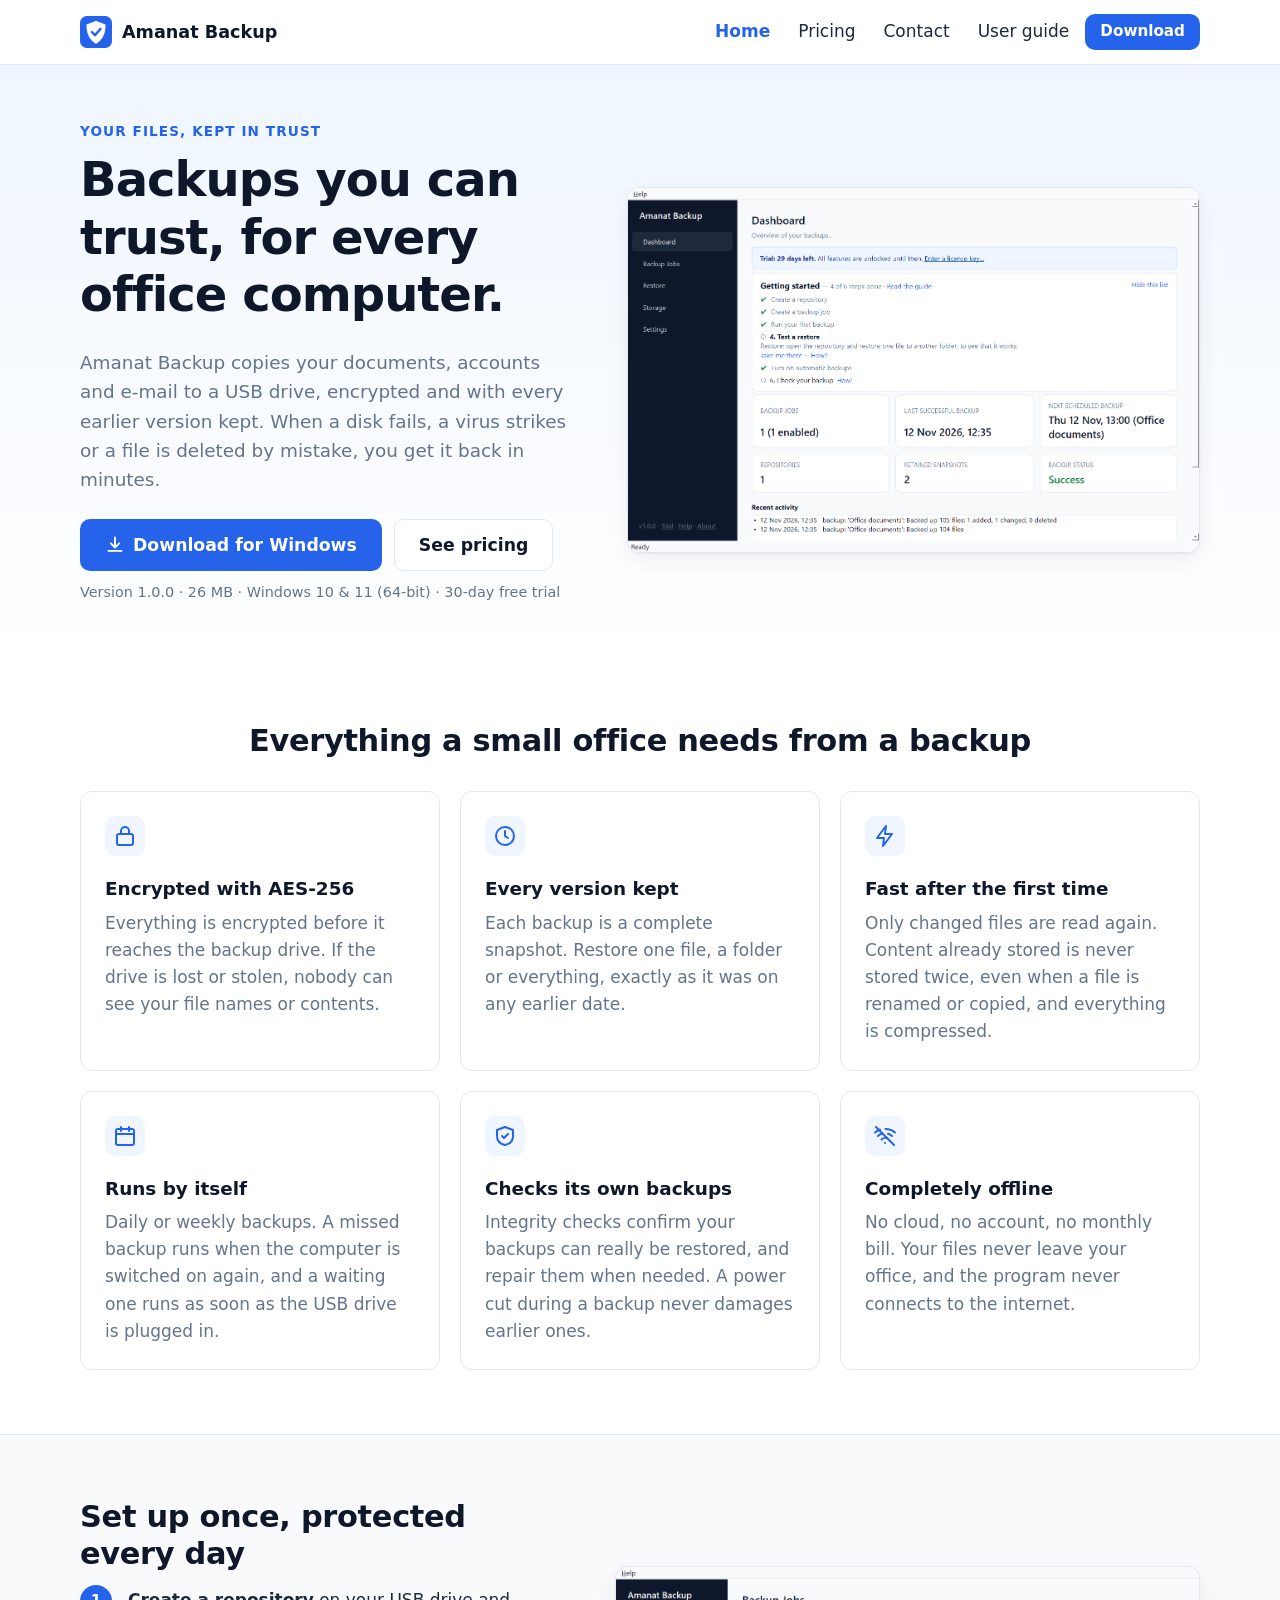
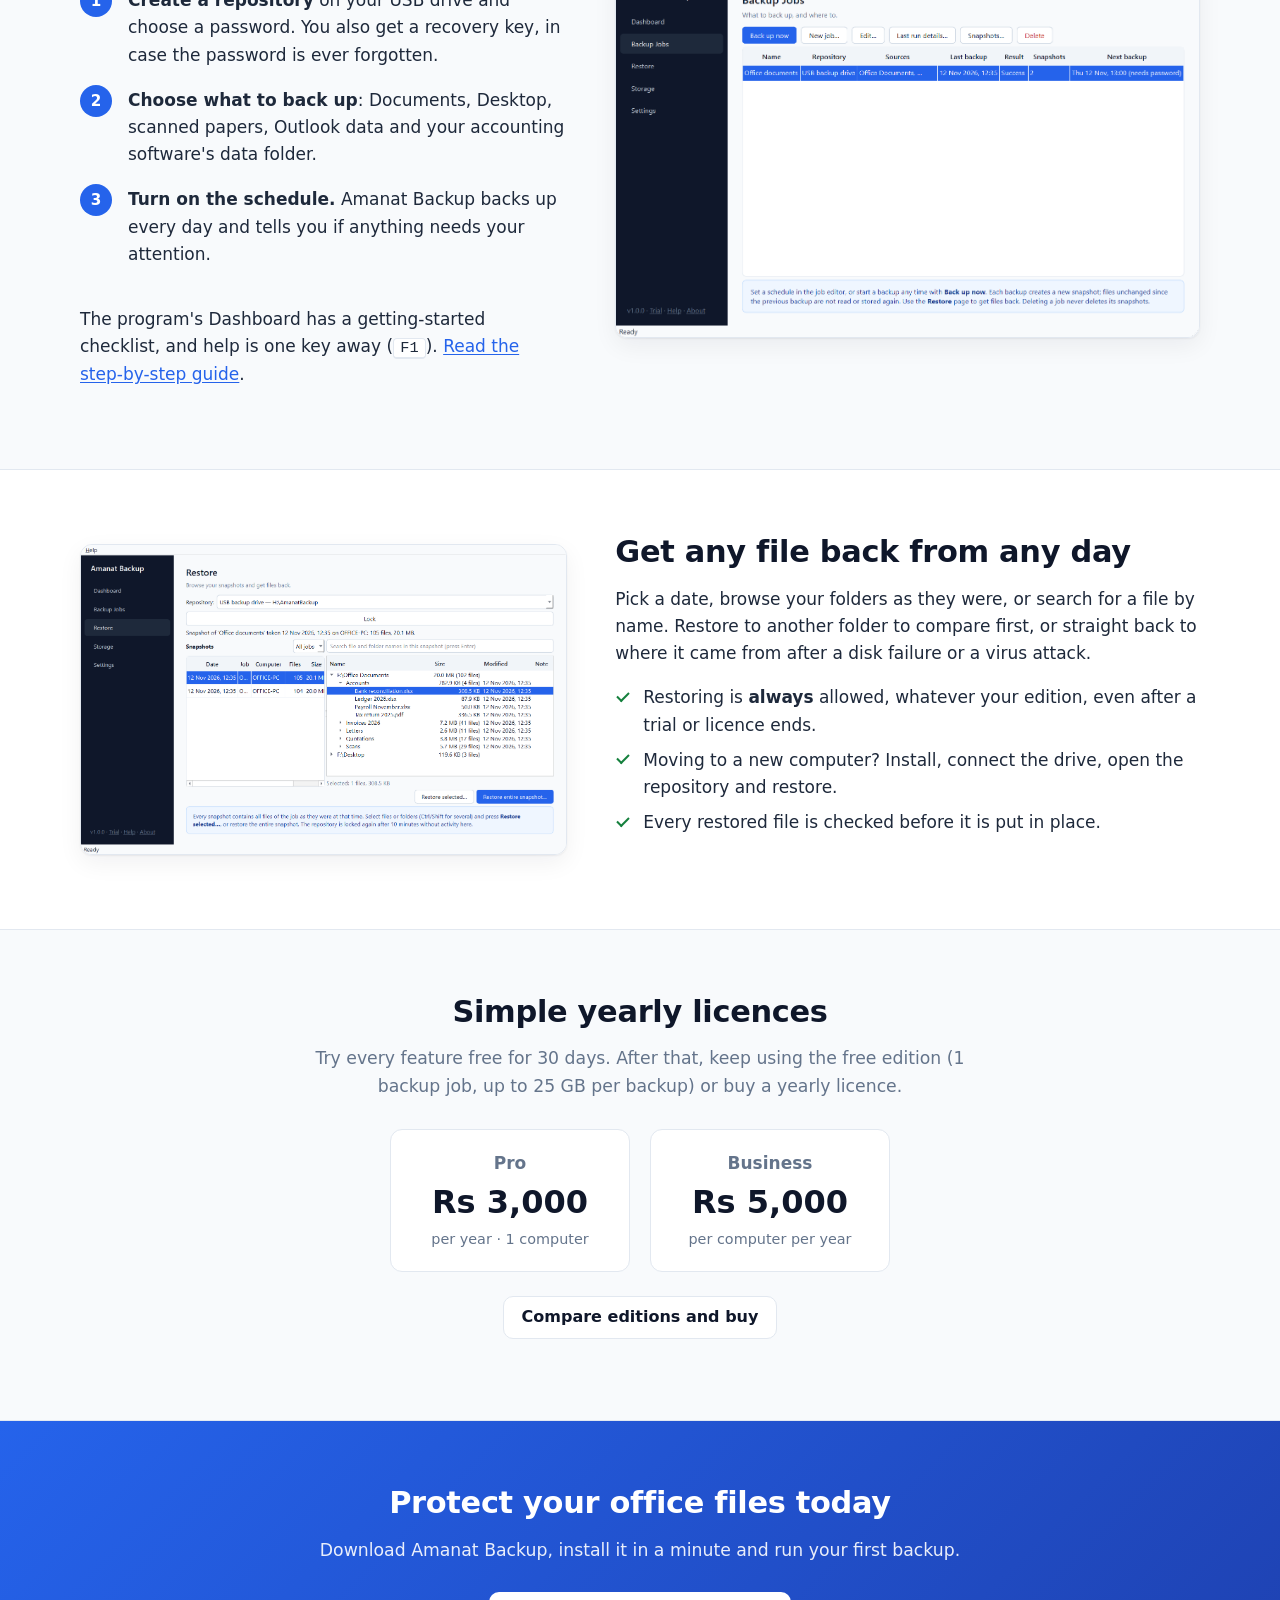
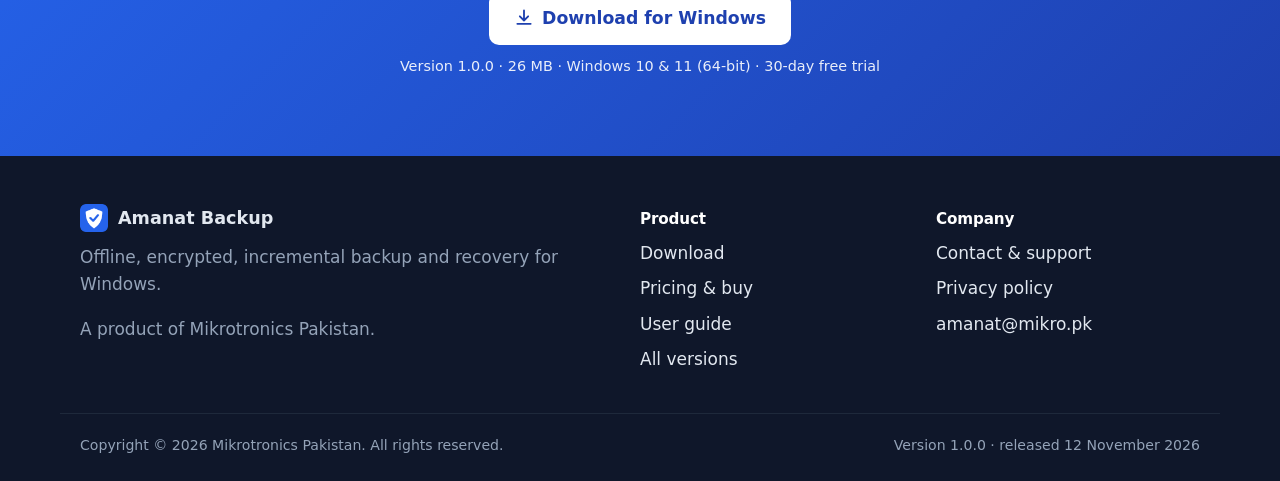
<file: index.html>
<!doctype html>
<html lang="en">
<head>
<meta charset="utf-8">
<meta name="viewport" content="width=device-width, initial-scale=1">
<title>Amanat Backup: encrypted offline backup for Windows</title>
<meta name="description" content="Amanat Backup backs up your office files to a USB drive, encrypted and with full version history. Works offline. Restore any file from any date. 30-day free trial.">
<link rel="canonical" href="https://amanat.mikro.pk/">
<meta name="theme-color" content="#2563eb">
<meta property="og:type" content="website">
<meta property="og:site_name" content="Amanat Backup">
<meta property="og:title" content="Amanat Backup: encrypted offline backup for Windows">
<meta property="og:description" content="Amanat Backup backs up your office files to a USB drive, encrypted and with full version history. Works offline. Restore any file from any date. 30-day free trial.">
<meta property="og:url" content="https://amanat.mikro.pk/">
<meta property="og:image" content="https://amanat.mikro.pk/img/og-image.png">
<meta property="og:image:width" content="1200">
<meta property="og:image:height" content="630">
<meta name="twitter:card" content="summary_large_image">
<link rel="icon" href="/favicon.ico" sizes="any">
<link rel="icon" href="/img/icon-192.png" type="image/png">
<link rel="apple-touch-icon" href="/img/apple-touch-icon.png">
<link rel="stylesheet" href="/style.css">
<script src="/site.js" defer></script>
</head>
<body>
<a class="skip" href="#main">Skip to content</a>
<header class="site-header">
  <div class="wrap header-row">
    <a class="brand" href="/">
      <img src="/img/icon-96.png" width="32" height="32" alt="">
      <span>Amanat Backup</span>
    </a>
    <button class="menu-toggle" type="button" aria-expanded="false" aria-controls="site-nav">
      <span class="sr-only">Menu</span><span class="bars" aria-hidden="true"></span>
    </button>
    <nav id="site-nav" class="site-nav" aria-label="Main">
      <a href="/" aria-current="page">Home</a>
      <a href="/pricing.html">Pricing</a>
      <a href="/contact.html">Contact</a>
      <a href="https://github.com/ameriqbalqureshi/amanat-backup-download#your-first-backup-in-five-steps">User guide</a>
      <a class="btn btn-primary btn-small" href="/download.html">Download</a>
    </nav>
  </div>
</header>

<main id="main">
<section class="hero">
  <div class="wrap hero-grid">
    <div class="hero-text">
      <p class="eyebrow">Your files, kept in trust</p>
      <h1>Backups you can trust, for every office computer.</h1>
      <p class="lead">Amanat Backup copies your documents, accounts and e-mail to a USB drive,
        encrypted and with every earlier version kept. When a disk fails, a virus strikes or a file
        is deleted by mistake, you get it back in minutes.</p>
      <div class="hero-actions">
        <a class="btn btn-primary btn-big" href="https://github.com/ameriqbalqureshi/amanat-backup-download/releases/download/v1.0.0/AmanatBackup-1.0.0-Setup.exe" download>
  <svg class="ico" viewBox="0 0 24 24" aria-hidden="true"><path d="M12 3v12m0 0-5-5m5 5 5-5M4 19h16"/></svg>
  Download for Windows
</a>

        <a class="btn btn-ghost btn-big" href="/pricing.html">See pricing</a>
      </div>
      <p class="dl-meta">Version 1.0.0 · 26 MB · Windows 10 &amp; 11 (64-bit) · 30-day free trial</p>

    </div>
    <div class="hero-shot">
      <img src="/img/dashboard.png" width="1375" height="875" alt="The Amanat Backup dashboard showing the last successful backup, the next scheduled backup and recent activity">
    </div>
  </div>
</section>

<section class="section">
  <div class="wrap">
    <h2 class="section-title">Everything a small office needs from a backup</h2>
    <div class="features">
      <article class="feature"><svg class="feature-ico" viewBox="0 0 24 24" aria-hidden="true">
<rect x="4" y="10" width="16" height="11" rx="2"/><path d="M8 10V7a4 4 0 0 1 8 0v3"/>
</svg>
<h3>Encrypted with AES-256</h3>
        <p>Everything is encrypted before it reaches the backup drive. If the drive is lost or stolen,
        nobody can see your file names or contents.</p></article>
      <article class="feature"><svg class="feature-ico" viewBox="0 0 24 24" aria-hidden="true">
<circle cx="12" cy="12" r="9"/><path d="M12 7v5l3 2"/>
</svg>
<h3>Every version kept</h3>
        <p>Each backup is a complete snapshot. Restore one file, a folder or everything, exactly as it
        was on any earlier date.</p></article>
      <article class="feature"><svg class="feature-ico" viewBox="0 0 24 24" aria-hidden="true">
<path d="M13 2 4 14h7l-1 8 9-12h-7z"/>
</svg>
<h3>Fast after the first time</h3>
        <p>Only changed files are read again. Content already stored is never stored twice, even when
        a file is renamed or copied, and everything is compressed.</p></article>
      <article class="feature"><svg class="feature-ico" viewBox="0 0 24 24" aria-hidden="true">
<rect x="3" y="5" width="18" height="16" rx="2"/><path d="M3 10h18M8 3v4m8-4v4"/>
</svg>
<h3>Runs by itself</h3>
        <p>Daily or weekly backups. A missed backup runs when the computer is switched on again, and a
        waiting one runs as soon as the USB drive is plugged in.</p></article>
      <article class="feature"><svg class="feature-ico" viewBox="0 0 24 24" aria-hidden="true">
<path d="M12 3 4 6v6c0 5 3.5 8 8 9 4.5-1 8-4 8-9V6z"/><path d="m9 12 2 2 4-4"/>
</svg>
<h3>Checks its own backups</h3>
        <p>Integrity checks confirm your backups can really be restored, and repair them when needed.
        A power cut during a backup never damages earlier ones.</p></article>
      <article class="feature"><svg class="feature-ico" viewBox="0 0 24 24" aria-hidden="true">
<path d="M2 8.5a15 15 0 0 1 5-3M22 8.5a15 15 0 0 0-9.5-3.5M5 12a10 10 0 0 1 3-2m11 2a10 10 0 0 0-4-2.3M8.5 15.5a5 5 0 0 1 7 0M12 19h.01M3 3l18 18"/>
</svg>
<h3>Completely offline</h3>
        <p>No cloud, no account, no monthly bill. Your files never leave your office, and the program
        never connects to the internet.</p></article>
    </div>
  </div>
</section>

<section class="section section-alt">
  <div class="wrap split">
    <div>
      <h2 class="section-title left">Set up once, protected every day</h2>
      <ol class="steps">
        <li><strong>Create a repository</strong> on your USB drive and choose a password. You also get a
          recovery key, in case the password is ever forgotten.</li>
        <li><strong>Choose what to back up</strong>: Documents, Desktop, scanned papers, Outlook data and
          your accounting software's data folder.</li>
        <li><strong>Turn on the schedule.</strong> Amanat Backup backs up every day and tells you if
          anything needs your attention.</li>
      </ol>
      <p>The program's Dashboard has a getting-started checklist, and help is one key away (<kbd>F1</kbd>).
        <a href="https://github.com/ameriqbalqureshi/amanat-backup-download#your-first-backup-in-five-steps">Read the step-by-step guide</a>.</p>
    </div>
    <div class="shot">
      <img src="/img/backup-jobs.png" width="1375" height="875" loading="lazy" alt="The Backup Jobs page with a daily scheduled job for office documents">
    </div>
  </div>
</section>

<section class="section">
  <div class="wrap split split-reverse">
    <div>
      <h2 class="section-title left">Get any file back from any day</h2>
      <p>Pick a date, browse your folders as they were, or search for a file by name. Restore to another
        folder to compare first, or straight back to where it came from after a disk failure or a virus
        attack.</p>
      <ul class="ticks">
        <li>Restoring is <strong>always</strong> allowed, whatever your edition, even after a trial or licence ends.</li>
        <li>Moving to a new computer? Install, connect the drive, open the repository and restore.</li>
        <li>Every restored file is checked before it is put in place.</li>
      </ul>
    </div>
    <div class="shot">
      <img src="/img/restore.png" width="1375" height="875" loading="lazy" alt="The Restore page browsing a snapshot's folders, with one file selected">
    </div>
  </div>
</section>

<section class="section section-alt">
  <div class="wrap">
    <h2 class="section-title">Simple yearly licences</h2>
    <p class="section-lead">Try every feature free for 30 days. After that, keep using the free
      edition (1 backup job, up to 25 GB per backup) or buy a yearly licence.</p>
    <div class="price-teaser">
<div class="pt"><span class="pt-name">Pro</span><span class="pt-amount">Rs 3,000</span><span class="pt-unit">per year · 1 computer</span></div><div class="pt"><span class="pt-name">Business</span><span class="pt-amount">Rs 5,000</span><span class="pt-unit">per computer per year</span></div>    </div>
    <p class="center"><a class="btn btn-ghost" href="/pricing.html">Compare editions and buy</a></p>
  </div>
</section>

<section class="section cta">
  <div class="wrap center">
    <h2 class="section-title">Protect your office files today</h2>
    <p class="section-lead">Download Amanat Backup, install it in a minute and run your first backup.</p>
    <a class="btn btn-primary btn-big" href="https://github.com/ameriqbalqureshi/amanat-backup-download/releases/download/v1.0.0/AmanatBackup-1.0.0-Setup.exe" download>
  <svg class="ico" viewBox="0 0 24 24" aria-hidden="true"><path d="M12 3v12m0 0-5-5m5 5 5-5M4 19h16"/></svg>
  Download for Windows
</a>

    <p class="dl-meta">Version 1.0.0 · 26 MB · Windows 10 &amp; 11 (64-bit) · 30-day free trial</p>

  </div>
</section>
</main>

<footer class="site-footer">
  <div class="wrap footer-grid">
    <div>
      <a class="brand brand-footer" href="/"><img src="/img/icon-96.png" width="28" height="28" alt=""><span>Amanat Backup</span></a>
      <p class="muted">Offline, encrypted, incremental backup and recovery for Windows.</p>
      <p class="muted">A product of Mikrotronics Pakistan.</p>
    </div>
    <div>
      <h2 class="footer-title">Product</h2>
      <ul>
        <li><a href="/download.html">Download</a></li>
        <li><a href="/pricing.html">Pricing &amp; buy</a></li>
        <li><a href="https://github.com/ameriqbalqureshi/amanat-backup-download#your-first-backup-in-five-steps">User guide</a></li>
        <li><a href="https://github.com/ameriqbalqureshi/amanat-backup-download/releases">All versions</a></li>
      </ul>
    </div>
    <div>
      <h2 class="footer-title">Company</h2>
      <ul>
        <li><a href="/contact.html">Contact &amp; support</a></li>
        <li><a href="/privacy.html">Privacy policy</a></li>
<li><a href="mailto:amanat@mikro.pk">amanat@mikro.pk</a></li>      </ul>
    </div>
  </div>
  <div class="wrap footer-bottom muted">
    <span>Copyright © 2026 Mikrotronics Pakistan. All rights reserved.</span>
    <span>Version 1.0.0 · released 12 November 2026</span>
  </div>
</footer>
</body>
</html>
</file>
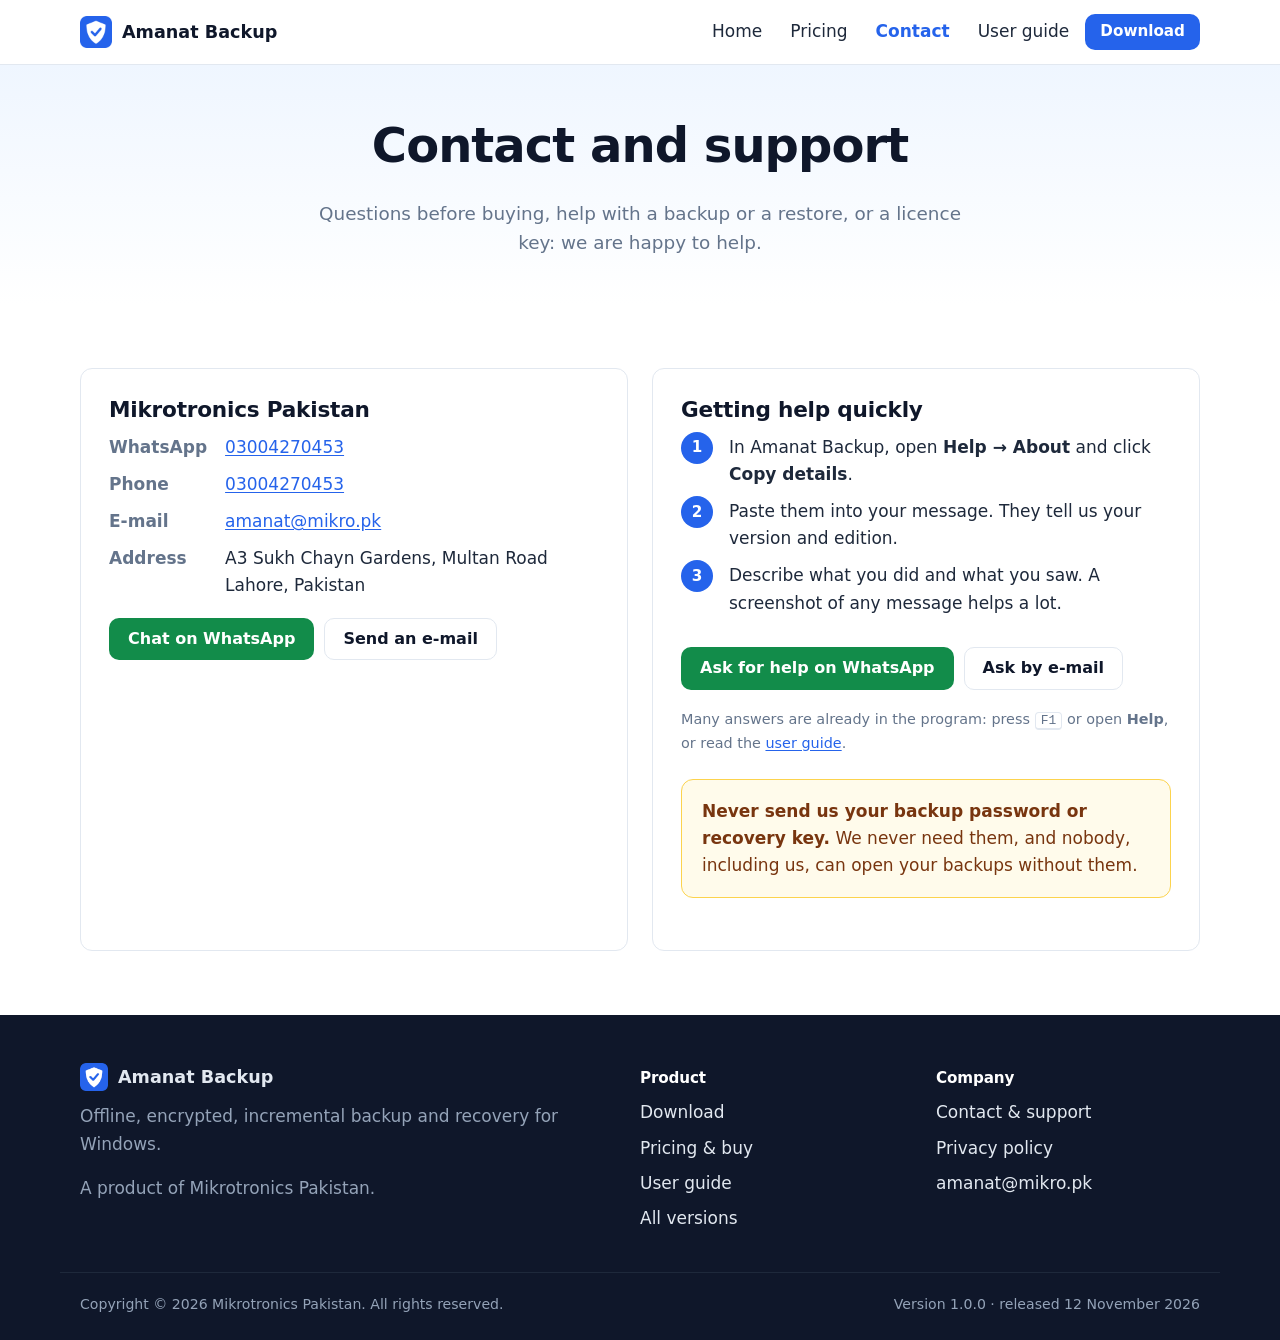
<file: contact.html>
<!doctype html>
<html lang="en">
<head>
<meta charset="utf-8">
<meta name="viewport" content="width=device-width, initial-scale=1">
<title>Contact and support: Amanat Backup</title>
<meta name="description" content="Contact Mikrotronics Pakistan about Amanat Backup: buying a licence, help with backups and restores, or any question.">
<link rel="canonical" href="https://amanat.mikro.pk/contact.html">
<meta name="theme-color" content="#2563eb">
<meta property="og:type" content="website">
<meta property="og:site_name" content="Amanat Backup">
<meta property="og:title" content="Contact and support: Amanat Backup">
<meta property="og:description" content="Contact Mikrotronics Pakistan about Amanat Backup: buying a licence, help with backups and restores, or any question.">
<meta property="og:url" content="https://amanat.mikro.pk/contact.html">
<meta property="og:image" content="https://amanat.mikro.pk/img/og-image.png">
<meta property="og:image:width" content="1200">
<meta property="og:image:height" content="630">
<meta name="twitter:card" content="summary_large_image">
<link rel="icon" href="/favicon.ico" sizes="any">
<link rel="icon" href="/img/icon-192.png" type="image/png">
<link rel="apple-touch-icon" href="/img/apple-touch-icon.png">
<link rel="stylesheet" href="/style.css">
<script src="/site.js" defer></script>
</head>
<body>
<a class="skip" href="#main">Skip to content</a>
<header class="site-header">
  <div class="wrap header-row">
    <a class="brand" href="/">
      <img src="/img/icon-96.png" width="32" height="32" alt="">
      <span>Amanat Backup</span>
    </a>
    <button class="menu-toggle" type="button" aria-expanded="false" aria-controls="site-nav">
      <span class="sr-only">Menu</span><span class="bars" aria-hidden="true"></span>
    </button>
    <nav id="site-nav" class="site-nav" aria-label="Main">
      <a href="/">Home</a>
      <a href="/pricing.html">Pricing</a>
      <a href="/contact.html" aria-current="page">Contact</a>
      <a href="https://github.com/ameriqbalqureshi/amanat-backup-download#your-first-backup-in-five-steps">User guide</a>
      <a class="btn btn-primary btn-small" href="/download.html">Download</a>
    </nav>
  </div>
</header>

<main id="main">
<section class="page-head">
  <div class="wrap center">
    <h1>Contact and support</h1>
    <p class="lead">Questions before buying, help with a backup or a restore, or a licence key: we are happy to help.</p>
  </div>
</section>

<section class="section">
  <div class="wrap contact-grid">
    <div class="card">
      <h2>Mikrotronics Pakistan</h2>
      <dl class="contact-list">
<dt>WhatsApp</dt><dd><a href="https://wa.me/923004270453?text=Assalam-o-Alaikum.%20I%20have%20a%20question%20about%20Amanat%20Backup.">03004270453</a></dd><dt>Phone</dt><dd><a href="tel:03004270453">03004270453</a></dd><dt>E-mail</dt><dd><a href="mailto:amanat@mikro.pk">amanat@mikro.pk</a></dd><dt>Address</dt><dd>A3 Sukh Chayn Gardens, Multan Road Lahore, Pakistan</dd>      </dl>
      <div class="contact-buttons">
<a class="btn btn-whatsapp" href="https://wa.me/923004270453?text=Assalam-o-Alaikum.%20I%20have%20a%20question%20about%20Amanat%20Backup.">Chat on WhatsApp</a><a class="btn btn-ghost" href="mailto:amanat@mikro.pk">Send an e-mail</a>      </div>
    </div>

    <div class="card">
      <h2>Getting help quickly</h2>
      <ol class="steps compact">
        <li>In Amanat Backup, open <strong>Help → About</strong> and click <strong>Copy details</strong>.</li>
        <li>Paste them into your message. They tell us your version and edition.</li>
        <li>Describe what you did and what you saw. A screenshot of any message helps a lot.</li>
      </ol>
      <div class="contact-buttons">
<a class="btn btn-whatsapp" href="https://wa.me/923004270453?text=Assalam-o-Alaikum.%20I%20need%20help%20with%20Amanat%20Backup.%0ADetails%20%28Help%20%3E%20About%20%3E%20Copy%20details%29%3A%20%0A%0AProblem%3A%20">Ask for help on WhatsApp</a><a class="btn btn-ghost" href="mailto:amanat@mikro.pk?subject=Amanat%20Backup%3A%20support&amp;body=Assalam-o-Alaikum.%20I%20need%20help%20with%20Amanat%20Backup.%0ADetails%20%28Help%20%3E%20About%20%3E%20Copy%20details%29%3A%20%0A%0AProblem%3A%20">Ask by e-mail</a>      </div>
      <p class="small muted">Many answers are already in the program: press <kbd>F1</kbd> or open <strong>Help</strong>,
        or read the <a href="https://github.com/ameriqbalqureshi/amanat-backup-download#your-first-backup-in-five-steps">user guide</a>.</p>
      <div class="callout warn">
        <p><strong>Never send us your backup password or recovery key.</strong> We never need them, and nobody,
          including us, can open your backups without them.</p>
      </div>
    </div>
  </div>
</section>
</main>

<footer class="site-footer">
  <div class="wrap footer-grid">
    <div>
      <a class="brand brand-footer" href="/"><img src="/img/icon-96.png" width="28" height="28" alt=""><span>Amanat Backup</span></a>
      <p class="muted">Offline, encrypted, incremental backup and recovery for Windows.</p>
      <p class="muted">A product of Mikrotronics Pakistan.</p>
    </div>
    <div>
      <h2 class="footer-title">Product</h2>
      <ul>
        <li><a href="/download.html">Download</a></li>
        <li><a href="/pricing.html">Pricing &amp; buy</a></li>
        <li><a href="https://github.com/ameriqbalqureshi/amanat-backup-download#your-first-backup-in-five-steps">User guide</a></li>
        <li><a href="https://github.com/ameriqbalqureshi/amanat-backup-download/releases">All versions</a></li>
      </ul>
    </div>
    <div>
      <h2 class="footer-title">Company</h2>
      <ul>
        <li><a href="/contact.html">Contact &amp; support</a></li>
        <li><a href="/privacy.html">Privacy policy</a></li>
<li><a href="mailto:amanat@mikro.pk">amanat@mikro.pk</a></li>      </ul>
    </div>
  </div>
  <div class="wrap footer-bottom muted">
    <span>Copyright © 2026 Mikrotronics Pakistan. All rights reserved.</span>
    <span>Version 1.0.0 · released 12 November 2026</span>
  </div>
</footer>
</body>
</html>
</file>
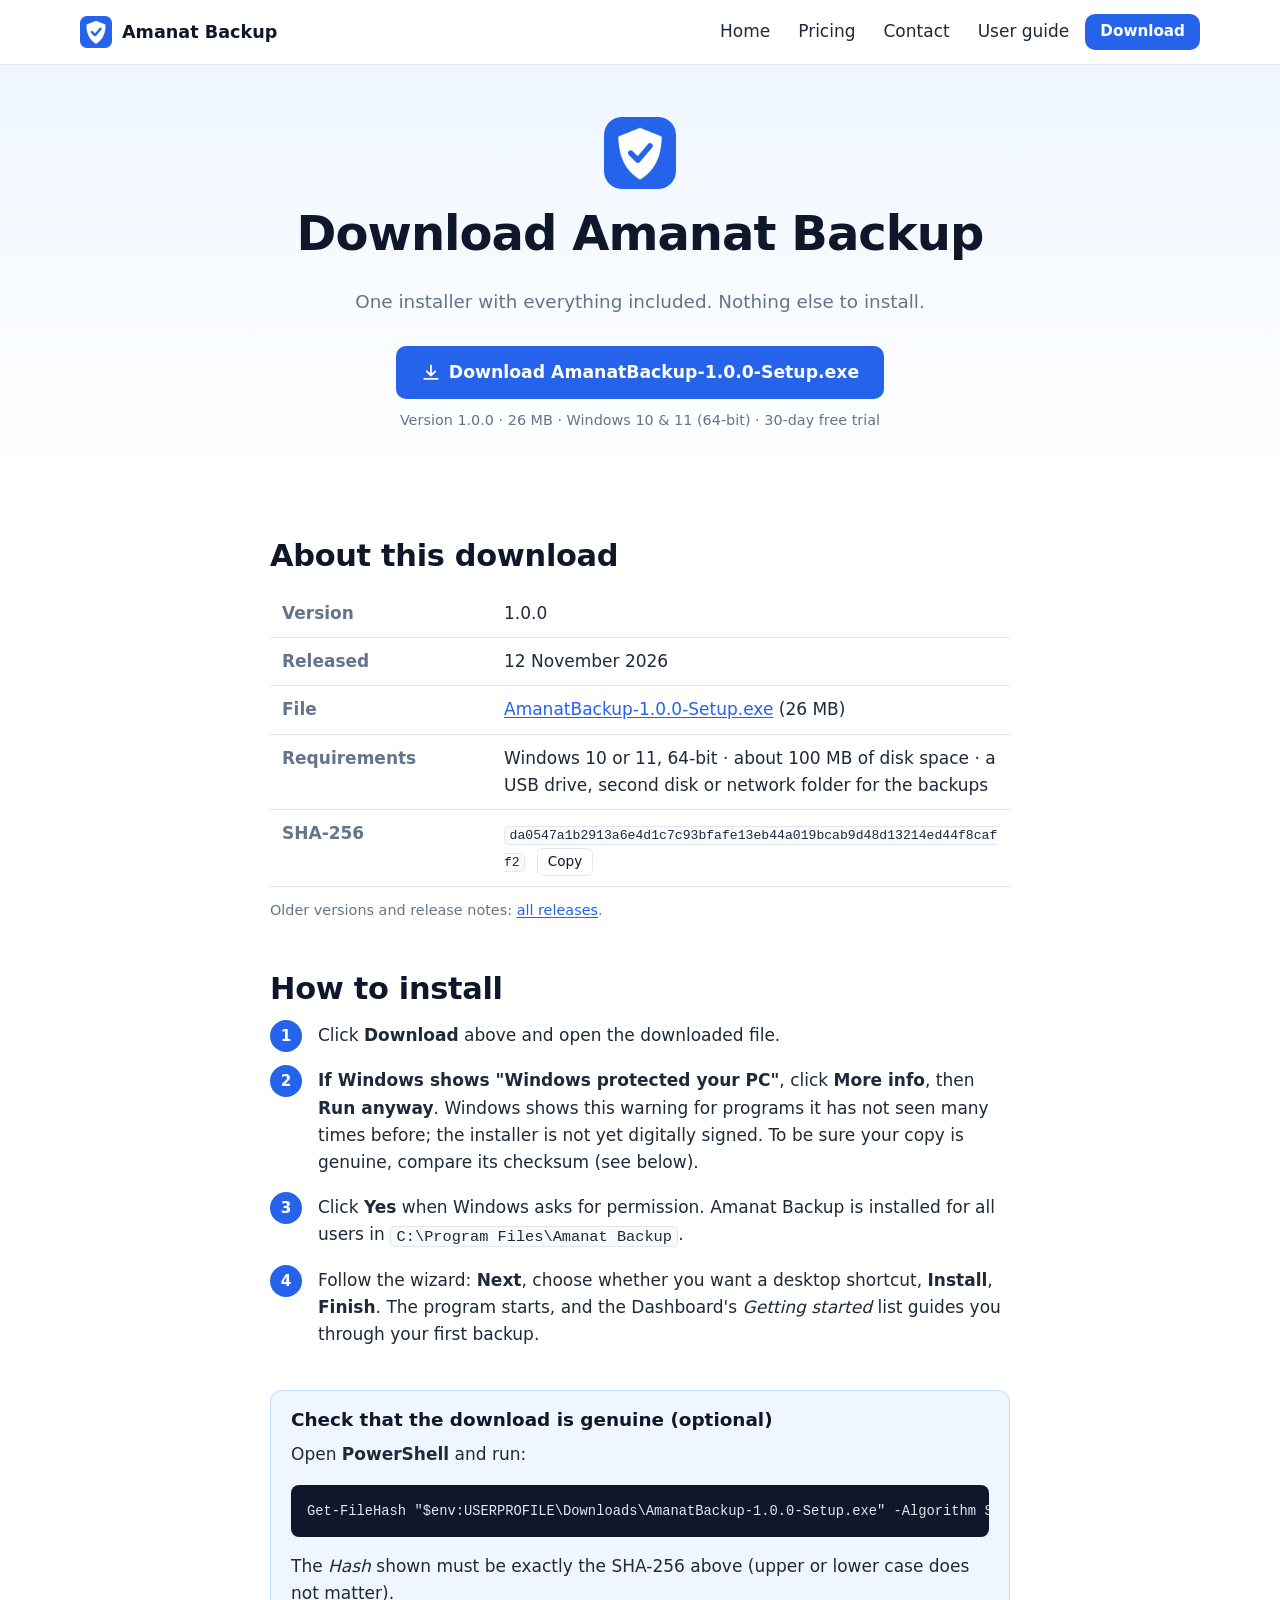
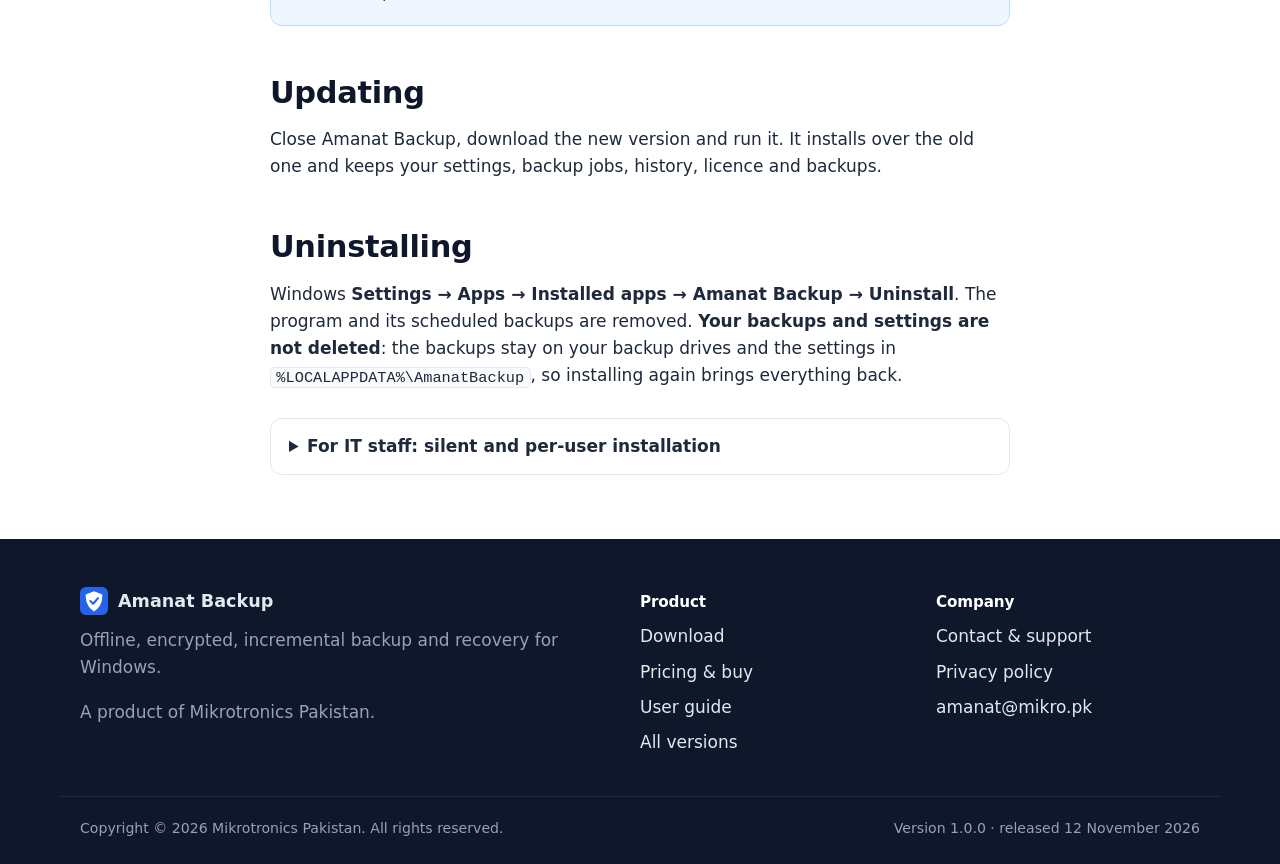
<file: download.html>
<!doctype html>
<html lang="en">
<head>
<meta charset="utf-8">
<meta name="viewport" content="width=device-width, initial-scale=1">
<title>Download Amanat Backup 1.0.0 for Windows</title>
<meta name="description" content="Download Amanat Backup 1.0.0 for Windows 10 and 11: one 26 MB installer with everything included. 30-day free trial.">
<link rel="canonical" href="https://amanat.mikro.pk/download.html">
<meta name="theme-color" content="#2563eb">
<meta property="og:type" content="website">
<meta property="og:site_name" content="Amanat Backup">
<meta property="og:title" content="Download Amanat Backup 1.0.0 for Windows">
<meta property="og:description" content="Download Amanat Backup 1.0.0 for Windows 10 and 11: one 26 MB installer with everything included. 30-day free trial.">
<meta property="og:url" content="https://amanat.mikro.pk/download.html">
<meta property="og:image" content="https://amanat.mikro.pk/img/og-image.png">
<meta property="og:image:width" content="1200">
<meta property="og:image:height" content="630">
<meta name="twitter:card" content="summary_large_image">
<link rel="icon" href="/favicon.ico" sizes="any">
<link rel="icon" href="/img/icon-192.png" type="image/png">
<link rel="apple-touch-icon" href="/img/apple-touch-icon.png">
<link rel="stylesheet" href="/style.css">
<script src="/site.js" defer></script>
</head>
<body>
<a class="skip" href="#main">Skip to content</a>
<header class="site-header">
  <div class="wrap header-row">
    <a class="brand" href="/">
      <img src="/img/icon-96.png" width="32" height="32" alt="">
      <span>Amanat Backup</span>
    </a>
    <button class="menu-toggle" type="button" aria-expanded="false" aria-controls="site-nav">
      <span class="sr-only">Menu</span><span class="bars" aria-hidden="true"></span>
    </button>
    <nav id="site-nav" class="site-nav" aria-label="Main">
      <a href="/">Home</a>
      <a href="/pricing.html">Pricing</a>
      <a href="/contact.html">Contact</a>
      <a href="https://github.com/ameriqbalqureshi/amanat-backup-download#your-first-backup-in-five-steps">User guide</a>
      <a class="btn btn-primary btn-small" href="/download.html" aria-current="page">Download</a>
    </nav>
  </div>
</header>

<main id="main">
<section class="page-head">
  <div class="wrap center">
    <img class="page-icon" src="/img/icon-192.png" width="72" height="72" alt="">
    <h1>Download Amanat Backup</h1>
    <p class="lead">One installer with everything included. Nothing else to install.</p>
    <a class="btn btn-primary btn-big" href="https://github.com/ameriqbalqureshi/amanat-backup-download/releases/download/v1.0.0/AmanatBackup-1.0.0-Setup.exe" download>
  <svg class="ico" viewBox="0 0 24 24" aria-hidden="true"><path d="M12 3v12m0 0-5-5m5 5 5-5M4 19h16"/></svg>
  Download AmanatBackup-1.0.0-Setup.exe
</a>

    <p class="dl-meta">Version 1.0.0 · 26 MB · Windows 10 &amp; 11 (64-bit) · 30-day free trial</p>

  </div>
</section>

<section class="section">
  <div class="wrap narrow">
    <h2>About this download</h2>
    <table class="facts">
      <tr><th scope="row">Version</th><td>1.0.0</td></tr>
      <tr><th scope="row">Released</th><td>12 November 2026</td></tr>
      <tr><th scope="row">File</th><td><a href="https://github.com/ameriqbalqureshi/amanat-backup-download/releases/download/v1.0.0/AmanatBackup-1.0.0-Setup.exe" download>AmanatBackup-1.0.0-Setup.exe</a> (26 MB)</td></tr>
      <tr><th scope="row">Requirements</th><td>Windows 10 or 11, 64-bit · about 100 MB of disk space · a USB drive, second disk or network folder for the backups</td></tr>
      <tr><th scope="row">SHA-256</th><td><code class="hash" id="sha">da0547a1b2913a6e4d1c7c93bfafe13eb44a019bcab9d48d13214ed44f8caff2</code>
        <button class="copy" type="button" data-copy="sha" hidden>Copy</button></td></tr>
    </table>
    <p class="muted small">Older versions and release notes: <a href="https://github.com/ameriqbalqureshi/amanat-backup-download/releases">all releases</a>.</p>

    <h2 id="install">How to install</h2>
    <ol class="steps">
      <li>Click <strong>Download</strong> above and open the downloaded file.</li>
      <li><strong>If Windows shows "Windows protected your PC"</strong>, click <strong>More info</strong>, then
        <strong>Run anyway</strong>. Windows shows this warning for programs it has not seen many times
        before; the installer is not yet digitally signed. To be sure your copy is genuine, compare its
        checksum (see below).</li>
      <li>Click <strong>Yes</strong> when Windows asks for permission. Amanat Backup is installed for all
        users in <code>C:\Program Files\Amanat Backup</code>.</li>
      <li>Follow the wizard: <strong>Next</strong>, choose whether you want a desktop shortcut,
        <strong>Install</strong>, <strong>Finish</strong>. The program starts, and the Dashboard's
        <em>Getting started</em> list guides you through your first backup.</li>
    </ol>

    <div class="callout">
      <h3>Check that the download is genuine (optional)</h3>
      <p>Open <strong>PowerShell</strong> and run:</p>
      <pre><code>Get-FileHash "$env:USERPROFILE\Downloads\AmanatBackup-1.0.0-Setup.exe" -Algorithm SHA256</code></pre>
      <p>The <em>Hash</em> shown must be exactly the SHA-256 above (upper or lower case does not matter).</p>
    </div>

    <h2 id="update">Updating</h2>
    <p>Close Amanat Backup, download the new version and run it. It installs over the old one and keeps your
      settings, backup jobs, history, licence and backups.</p>

    <h2 id="uninstall">Uninstalling</h2>
    <p>Windows <strong>Settings → Apps → Installed apps → Amanat Backup → Uninstall</strong>. The program and
      its scheduled backups are removed. <strong>Your backups and settings are not deleted</strong>: the
      backups stay on your backup drives and the settings in <code>%LOCALAPPDATA%\AmanatBackup</code>, so
      installing again brings everything back.</p>

    <details class="it">
      <summary><strong>For IT staff: silent and per-user installation</strong></summary>
      <table class="facts">
        <tr><th scope="row"><code>/VERYSILENT /SUPPRESSMSGBOXES</code></th><td>Silent install for all users</td></tr>
        <tr><th scope="row"><code>/DIR="D:\Programs\Amanat Backup"</code></th><td>Install into another folder</td></tr>
        <tr><th scope="row"><code>/CURRENTUSER</code></th><td>Install for the current Windows user only, without administrator rights</td></tr>
        <tr><th scope="row"><code>unins000.exe /VERYSILENT</code></th><td>Silent uninstall (in the program folder)</td></tr>
      </table>
      <p class="small muted">Setup refuses to run while Amanat Backup or one of its scheduled backups is running;
        it never closes the program by force.</p>
    </details>
  </div>
</section>
</main>

<footer class="site-footer">
  <div class="wrap footer-grid">
    <div>
      <a class="brand brand-footer" href="/"><img src="/img/icon-96.png" width="28" height="28" alt=""><span>Amanat Backup</span></a>
      <p class="muted">Offline, encrypted, incremental backup and recovery for Windows.</p>
      <p class="muted">A product of Mikrotronics Pakistan.</p>
    </div>
    <div>
      <h2 class="footer-title">Product</h2>
      <ul>
        <li><a href="/download.html">Download</a></li>
        <li><a href="/pricing.html">Pricing &amp; buy</a></li>
        <li><a href="https://github.com/ameriqbalqureshi/amanat-backup-download#your-first-backup-in-five-steps">User guide</a></li>
        <li><a href="https://github.com/ameriqbalqureshi/amanat-backup-download/releases">All versions</a></li>
      </ul>
    </div>
    <div>
      <h2 class="footer-title">Company</h2>
      <ul>
        <li><a href="/contact.html">Contact &amp; support</a></li>
        <li><a href="/privacy.html">Privacy policy</a></li>
<li><a href="mailto:amanat@mikro.pk">amanat@mikro.pk</a></li>      </ul>
    </div>
  </div>
  <div class="wrap footer-bottom muted">
    <span>Copyright © 2026 Mikrotronics Pakistan. All rights reserved.</span>
    <span>Version 1.0.0 · released 12 November 2026</span>
  </div>
</footer>
</body>
</html>
</file>
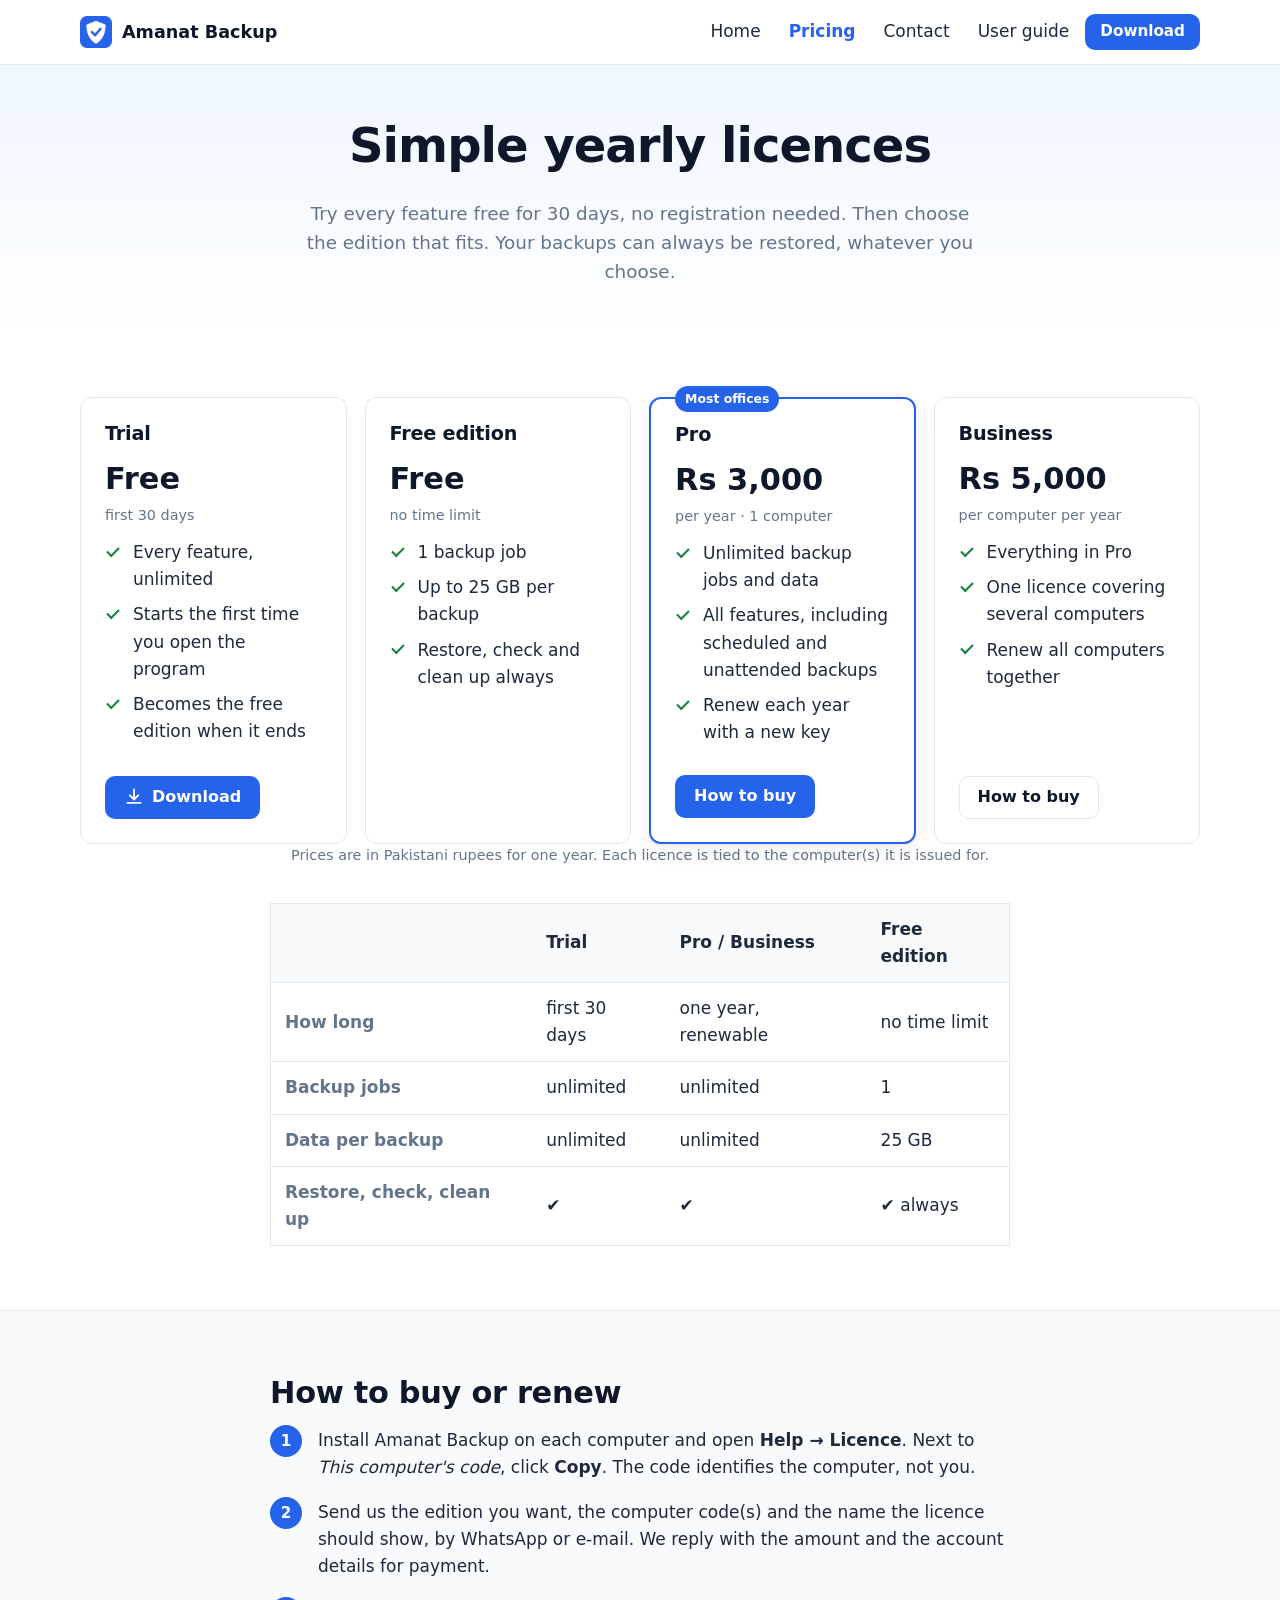
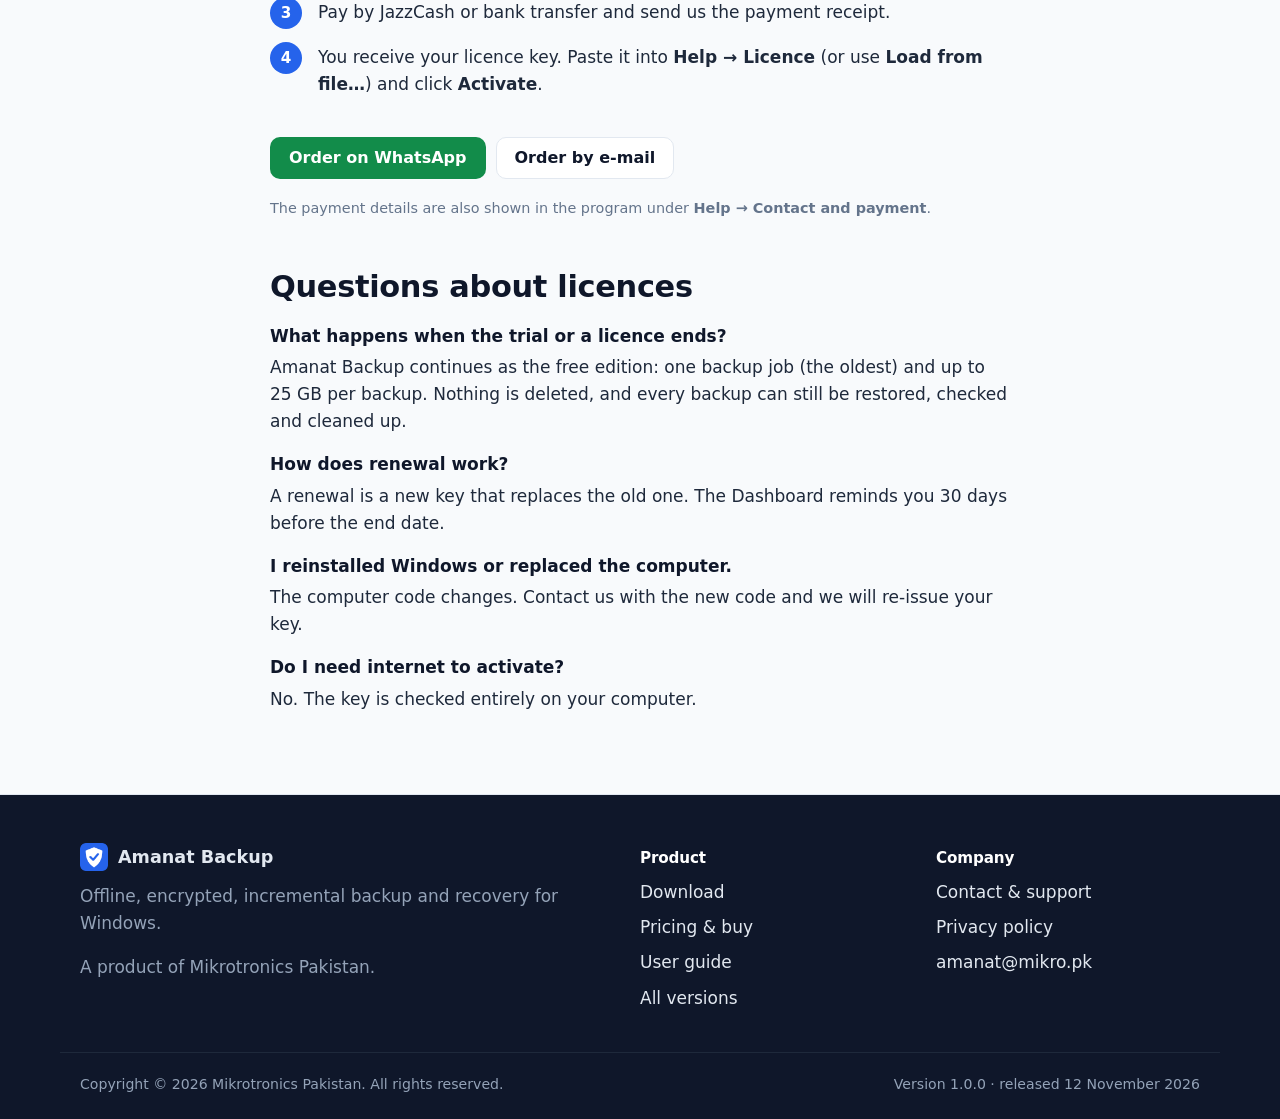
<file: pricing.html>
<!doctype html>
<html lang="en">
<head>
<meta charset="utf-8">
<meta name="viewport" content="width=device-width, initial-scale=1">
<title>Pricing and buying: Amanat Backup</title>
<meta name="description" content="Amanat Backup editions and prices: free 30-day trial, a free edition, and yearly Pro and Business licences. Pay by JazzCash or bank transfer.">
<link rel="canonical" href="https://amanat.mikro.pk/pricing.html">
<meta name="theme-color" content="#2563eb">
<meta property="og:type" content="website">
<meta property="og:site_name" content="Amanat Backup">
<meta property="og:title" content="Pricing and buying: Amanat Backup">
<meta property="og:description" content="Amanat Backup editions and prices: free 30-day trial, a free edition, and yearly Pro and Business licences. Pay by JazzCash or bank transfer.">
<meta property="og:url" content="https://amanat.mikro.pk/pricing.html">
<meta property="og:image" content="https://amanat.mikro.pk/img/og-image.png">
<meta property="og:image:width" content="1200">
<meta property="og:image:height" content="630">
<meta name="twitter:card" content="summary_large_image">
<link rel="icon" href="/favicon.ico" sizes="any">
<link rel="icon" href="/img/icon-192.png" type="image/png">
<link rel="apple-touch-icon" href="/img/apple-touch-icon.png">
<link rel="stylesheet" href="/style.css">
<script src="/site.js" defer></script>
</head>
<body>
<a class="skip" href="#main">Skip to content</a>
<header class="site-header">
  <div class="wrap header-row">
    <a class="brand" href="/">
      <img src="/img/icon-96.png" width="32" height="32" alt="">
      <span>Amanat Backup</span>
    </a>
    <button class="menu-toggle" type="button" aria-expanded="false" aria-controls="site-nav">
      <span class="sr-only">Menu</span><span class="bars" aria-hidden="true"></span>
    </button>
    <nav id="site-nav" class="site-nav" aria-label="Main">
      <a href="/">Home</a>
      <a href="/pricing.html" aria-current="page">Pricing</a>
      <a href="/contact.html">Contact</a>
      <a href="https://github.com/ameriqbalqureshi/amanat-backup-download#your-first-backup-in-five-steps">User guide</a>
      <a class="btn btn-primary btn-small" href="/download.html">Download</a>
    </nav>
  </div>
</header>

<main id="main">
<section class="page-head">
  <div class="wrap center">
    <h1>Simple yearly licences</h1>
    <p class="lead">Try every feature free for 30 days, no registration needed. Then choose the
      edition that fits. Your backups can always be restored, whatever you choose.</p>
  </div>
</section>

<section class="section">
  <div class="wrap">
    <div class="plans">
      <article class="plan">
        <h2>Trial</h2>
        <p class="plan-price">Free</p>
        <p class="plan-unit">first 30 days</p>
        <ul class="ticks">
          <li>Every feature, unlimited</li>
          <li>Starts the first time you open the program</li>
          <li>Becomes the free edition when it ends</li>
        </ul>
        <a class="btn btn-primary" href="https://github.com/ameriqbalqureshi/amanat-backup-download/releases/download/v1.0.0/AmanatBackup-1.0.0-Setup.exe" download>
  <svg class="ico" viewBox="0 0 24 24" aria-hidden="true"><path d="M12 3v12m0 0-5-5m5 5 5-5M4 19h16"/></svg>
  Download
</a>

      </article>
      <article class="plan">
        <h2>Free edition</h2>
        <p class="plan-price">Free</p>
        <p class="plan-unit">no time limit</p>
        <ul class="ticks">
          <li>1 backup job</li>
          <li>Up to 25 GB per backup</li>
          <li>Restore, check and clean up always</li>
        </ul>
      </article>
      <article class="plan plan-main">
        <p class="plan-badge">Most offices</p>
        <h2>Pro</h2>
        <p class="plan-price">Rs 3,000</p>
        <p class="plan-unit">per year · 1 computer</p>
        <ul class="ticks">
          <li>Unlimited backup jobs and data</li>
          <li>All features, including scheduled and unattended backups</li>
          <li>Renew each year with a new key</li>
        </ul>
        <a class="btn btn-primary" href="#buy">How to buy</a>
      </article>
      <article class="plan">
        <h2>Business</h2>
        <p class="plan-price">Rs 5,000</p>
        <p class="plan-unit">per computer per year</p>
        <ul class="ticks">
          <li>Everything in Pro</li>
          <li>One licence covering several computers</li>
          <li>Renew all computers together</li>
        </ul>
        <a class="btn btn-ghost" href="#buy">How to buy</a>
      </article>
    </div>
    <p class="small muted center">Prices are in Pakistani rupees for one year. Each licence is tied to the computer(s) it is issued for.</p>

    <div class="wrap narrow table-wrap">
      <table class="compare">
        <thead><tr><th></th><th scope="col">Trial</th><th scope="col">Pro / Business</th><th scope="col">Free edition</th></tr></thead>
        <tbody>
          <tr><th scope="row">How long</th><td>first 30 days</td><td>one year, renewable</td><td>no time limit</td></tr>
          <tr><th scope="row">Backup jobs</th><td>unlimited</td><td>unlimited</td><td>1</td></tr>
          <tr><th scope="row">Data per backup</th><td>unlimited</td><td>unlimited</td><td>25 GB</td></tr>
          <tr><th scope="row">Restore, check, clean up</th><td>✔</td><td>✔</td><td>✔ always</td></tr>
        </tbody>
      </table>
    </div>
  </div>
</section>

<section class="section section-alt" id="buy">
  <div class="wrap narrow">
    <h2>How to buy or renew</h2>
    <ol class="steps">
      <li>Install Amanat Backup on each computer and open <strong>Help → Licence</strong>. Next to
        <em>This computer's code</em>, click <strong>Copy</strong>. The code identifies the computer, not you.</li>
      <li>Send us the edition you want, the computer code(s) and the name the licence should show, by
        WhatsApp or e-mail. We reply with the amount and the account details for payment.</li>
      <li>Pay by JazzCash or bank transfer and send us the payment receipt.</li>
      <li>You receive your licence key. Paste it into <strong>Help → Licence</strong> (or use
        <strong>Load from file…</strong>) and click <strong>Activate</strong>.</li>
    </ol>
    <div class="contact-buttons">
<a class="btn btn-whatsapp" href="https://wa.me/923004270453?text=Assalam-o-Alaikum.%20I%20would%20like%20to%20buy%20Amanat%20Backup.%0AEdition%20%28Pro%20or%20Business%29%3A%20%0ANumber%20of%20computers%3A%20%0AComputer%20code%28s%29%20%28Help%20%3E%20Licence%20in%20the%20program%29%3A%20%0AName%20/%20company%20for%20the%20licence%3A%20">Order on WhatsApp</a><a class="btn btn-ghost" href="mailto:amanat@mikro.pk?subject=Amanat%20Backup%3A%20licence%20order&amp;body=Assalam-o-Alaikum.%20I%20would%20like%20to%20buy%20Amanat%20Backup.%0AEdition%20%28Pro%20or%20Business%29%3A%20%0ANumber%20of%20computers%3A%20%0AComputer%20code%28s%29%20%28Help%20%3E%20Licence%20in%20the%20program%29%3A%20%0AName%20/%20company%20for%20the%20licence%3A%20">Order by e-mail</a>    </div>
    <p class="small muted">The payment details are also shown in the program under <strong>Help → Contact and payment</strong>.</p>

    <h2>Questions about licences</h2>
    <dl class="faq">
      <dt>What happens when the trial or a licence ends?</dt>
      <dd>Amanat Backup continues as the free edition: one backup job (the oldest) and up to 25 GB per
        backup. Nothing is deleted, and every backup can still be restored, checked and cleaned up.</dd>
      <dt>How does renewal work?</dt>
      <dd>A renewal is a new key that replaces the old one. The Dashboard reminds you 30 days before the end date.</dd>
      <dt>I reinstalled Windows or replaced the computer.</dt>
      <dd>The computer code changes. Contact us with the new code and we will re-issue your key.</dd>
      <dt>Do I need internet to activate?</dt>
      <dd>No. The key is checked entirely on your computer.</dd>
    </dl>
  </div>
</section>
</main>

<footer class="site-footer">
  <div class="wrap footer-grid">
    <div>
      <a class="brand brand-footer" href="/"><img src="/img/icon-96.png" width="28" height="28" alt=""><span>Amanat Backup</span></a>
      <p class="muted">Offline, encrypted, incremental backup and recovery for Windows.</p>
      <p class="muted">A product of Mikrotronics Pakistan.</p>
    </div>
    <div>
      <h2 class="footer-title">Product</h2>
      <ul>
        <li><a href="/download.html">Download</a></li>
        <li><a href="/pricing.html">Pricing &amp; buy</a></li>
        <li><a href="https://github.com/ameriqbalqureshi/amanat-backup-download#your-first-backup-in-five-steps">User guide</a></li>
        <li><a href="https://github.com/ameriqbalqureshi/amanat-backup-download/releases">All versions</a></li>
      </ul>
    </div>
    <div>
      <h2 class="footer-title">Company</h2>
      <ul>
        <li><a href="/contact.html">Contact &amp; support</a></li>
        <li><a href="/privacy.html">Privacy policy</a></li>
<li><a href="mailto:amanat@mikro.pk">amanat@mikro.pk</a></li>      </ul>
    </div>
  </div>
  <div class="wrap footer-bottom muted">
    <span>Copyright © 2026 Mikrotronics Pakistan. All rights reserved.</span>
    <span>Version 1.0.0 · released 12 November 2026</span>
  </div>
</footer>
</body>
</html>
</file>
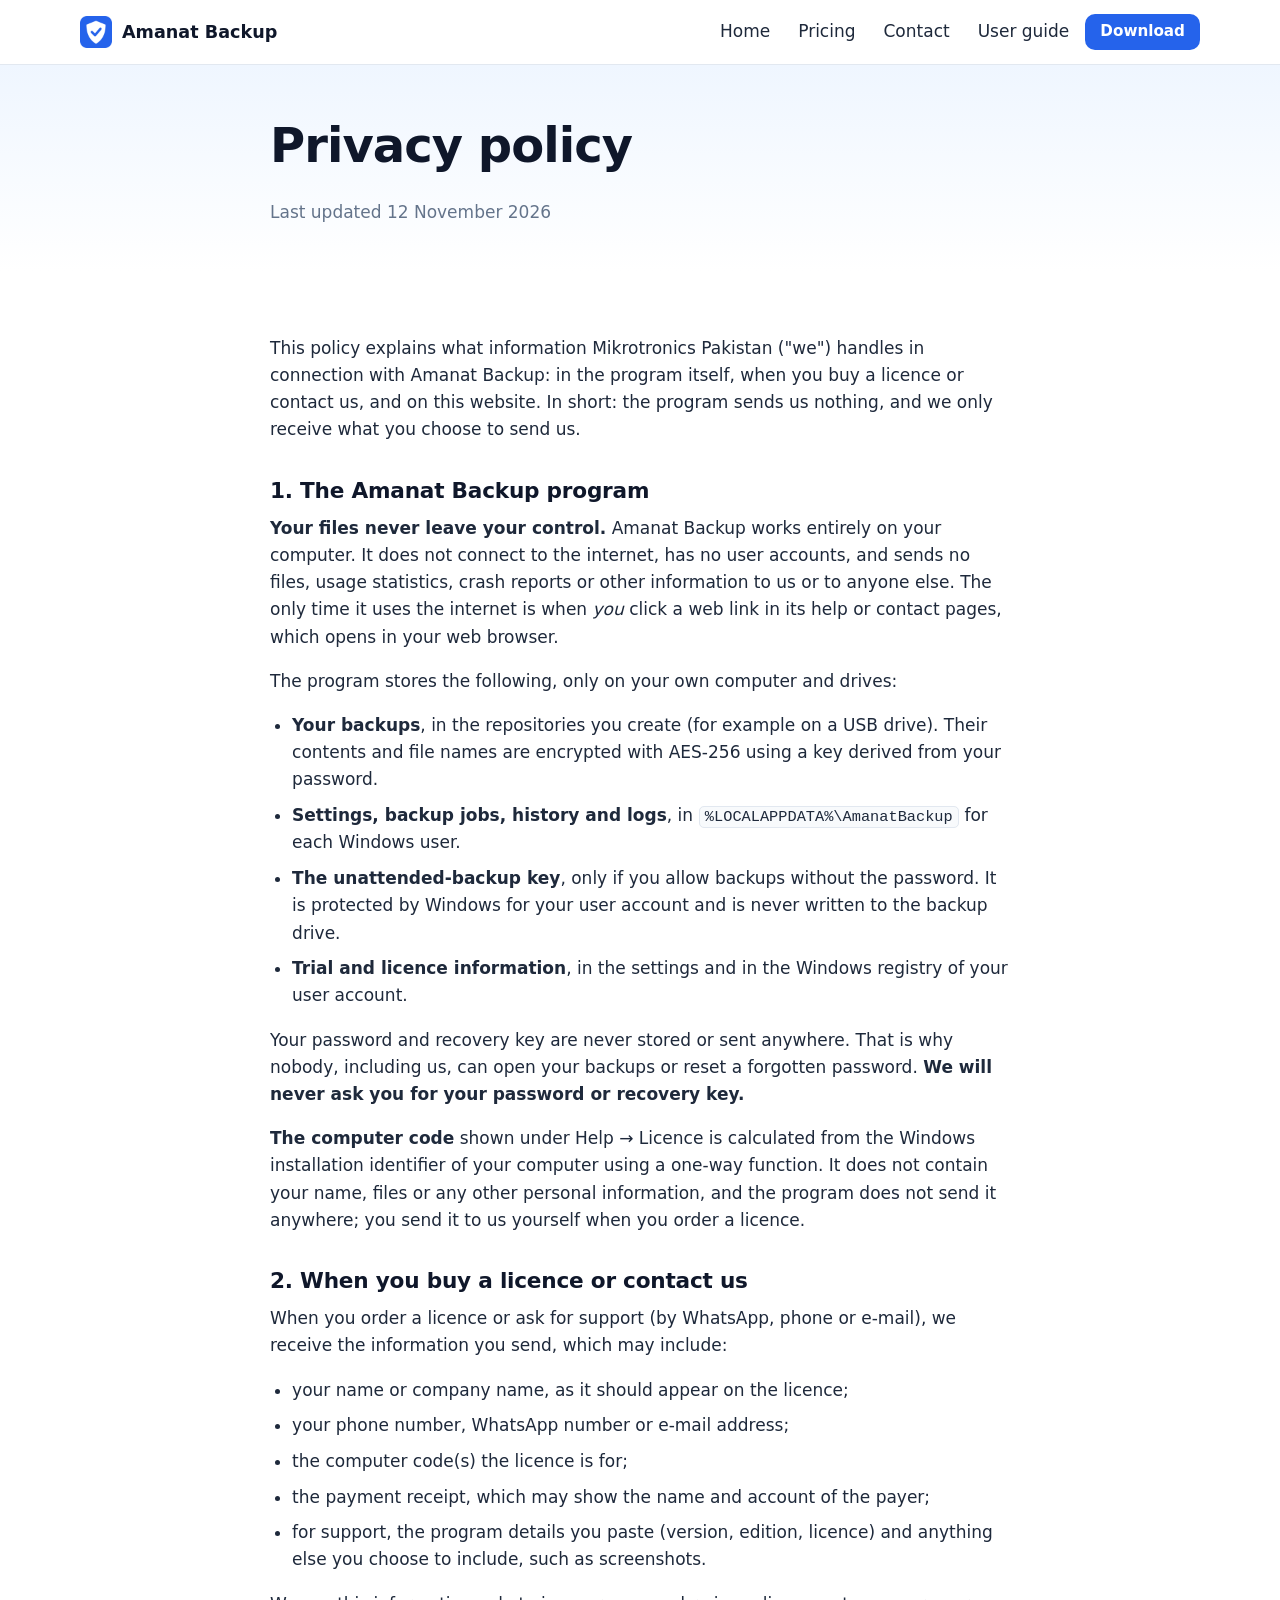
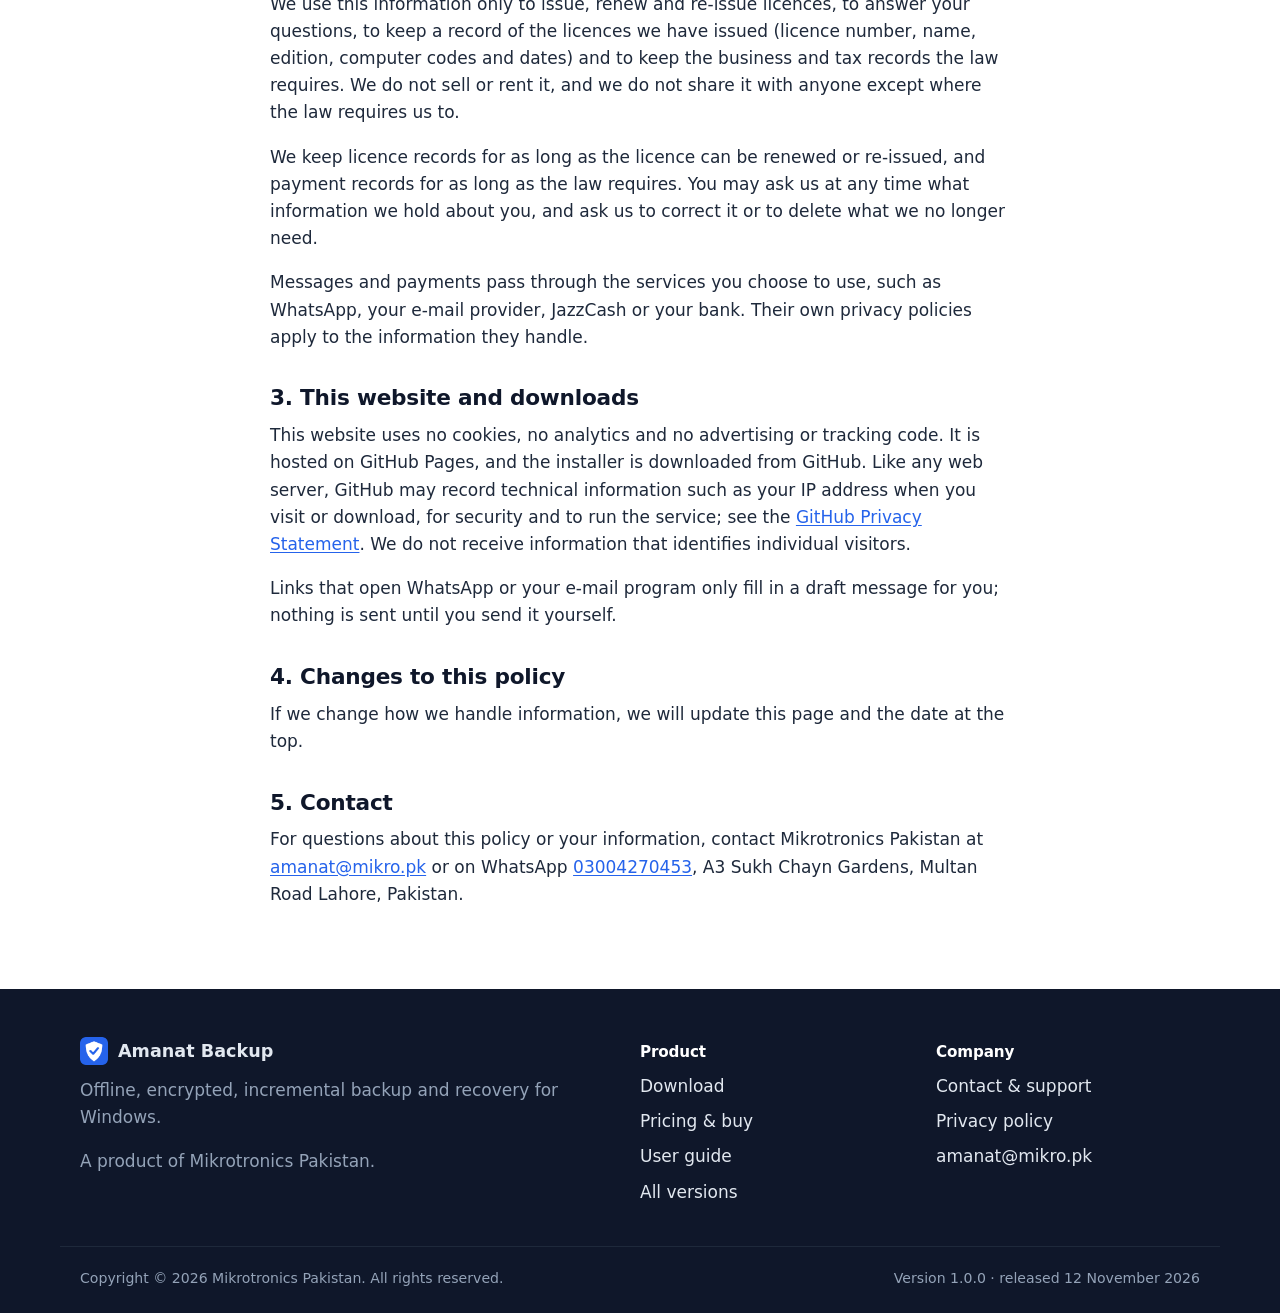
<file: privacy.html>
<!doctype html>
<html lang="en">
<head>
<meta charset="utf-8">
<meta name="viewport" content="width=device-width, initial-scale=1">
<title>Privacy policy: Amanat Backup</title>
<meta name="description" content="How Mikrotronics Pakistan handles information in the Amanat Backup program, when you buy a licence or contact us, and on this website.">
<link rel="canonical" href="https://amanat.mikro.pk/privacy.html">
<meta name="theme-color" content="#2563eb">
<meta property="og:type" content="website">
<meta property="og:site_name" content="Amanat Backup">
<meta property="og:title" content="Privacy policy: Amanat Backup">
<meta property="og:description" content="How Mikrotronics Pakistan handles information in the Amanat Backup program, when you buy a licence or contact us, and on this website.">
<meta property="og:url" content="https://amanat.mikro.pk/privacy.html">
<meta property="og:image" content="https://amanat.mikro.pk/img/og-image.png">
<meta property="og:image:width" content="1200">
<meta property="og:image:height" content="630">
<meta name="twitter:card" content="summary_large_image">
<link rel="icon" href="/favicon.ico" sizes="any">
<link rel="icon" href="/img/icon-192.png" type="image/png">
<link rel="apple-touch-icon" href="/img/apple-touch-icon.png">
<link rel="stylesheet" href="/style.css">
<script src="/site.js" defer></script>
</head>
<body>
<a class="skip" href="#main">Skip to content</a>
<header class="site-header">
  <div class="wrap header-row">
    <a class="brand" href="/">
      <img src="/img/icon-96.png" width="32" height="32" alt="">
      <span>Amanat Backup</span>
    </a>
    <button class="menu-toggle" type="button" aria-expanded="false" aria-controls="site-nav">
      <span class="sr-only">Menu</span><span class="bars" aria-hidden="true"></span>
    </button>
    <nav id="site-nav" class="site-nav" aria-label="Main">
      <a href="/">Home</a>
      <a href="/pricing.html">Pricing</a>
      <a href="/contact.html">Contact</a>
      <a href="https://github.com/ameriqbalqureshi/amanat-backup-download#your-first-backup-in-five-steps">User guide</a>
      <a class="btn btn-primary btn-small" href="/download.html">Download</a>
    </nav>
  </div>
</header>

<main id="main">
<section class="page-head">
  <div class="wrap narrow">
    <h1>Privacy policy</h1>
    <p class="muted">Last updated 12 November 2026</p>
  </div>
</section>

<section class="section prose">
  <div class="wrap narrow">
    <p>This policy explains what information Mikrotronics Pakistan ("we") handles in connection with Amanat Backup:
      in the program itself, when you buy a licence or contact us, and on this website. In short: the program
      sends us nothing, and we only receive what you choose to send us.</p>

    <h2>1. The Amanat Backup program</h2>
    <p><strong>Your files never leave your control.</strong> Amanat Backup works entirely on your computer.
      It does not connect to the internet, has no user accounts, and sends no files, usage statistics, crash
      reports or other information to us or to anyone else. The only time it uses the internet is when
      <em>you</em> click a web link in its help or contact pages, which opens in your web browser.</p>
    <p>The program stores the following, only on your own computer and drives:</p>
    <ul>
      <li><strong>Your backups</strong>, in the repositories you create (for example on a USB drive). Their
        contents and file names are encrypted with AES-256 using a key derived from your password.</li>
      <li><strong>Settings, backup jobs, history and logs</strong>, in <code>%LOCALAPPDATA%\AmanatBackup</code>
        for each Windows user.</li>
      <li><strong>The unattended-backup key</strong>, only if you allow backups without the password. It is
        protected by Windows for your user account and is never written to the backup drive.</li>
      <li><strong>Trial and licence information</strong>, in the settings and in the Windows registry of your
        user account.</li>
    </ul>
    <p>Your password and recovery key are never stored or sent anywhere. That is why nobody, including us,
      can open your backups or reset a forgotten password. <strong>We will never ask you for your password or
      recovery key.</strong></p>
    <p><strong>The computer code</strong> shown under Help → Licence is calculated from the Windows installation
      identifier of your computer using a one-way function. It does not contain your name, files or any other
      personal information, and the program does not send it anywhere; you send it to us yourself when you
      order a licence.</p>

    <h2>2. When you buy a licence or contact us</h2>
    <p>When you order a licence or ask for support (by WhatsApp, phone or e-mail), we receive the information you
      send, which may include:</p>
    <ul>
      <li>your name or company name, as it should appear on the licence;</li>
      <li>your phone number, WhatsApp number or e-mail address;</li>
      <li>the computer code(s) the licence is for;</li>
      <li>the payment receipt, which may show the name and account of the payer;</li>
      <li>for support, the program details you paste (version, edition, licence) and anything else you choose
        to include, such as screenshots.</li>
    </ul>
    <p>We use this information only to issue, renew and re-issue licences, to answer your questions, to keep
      a record of the licences we have issued (licence number, name, edition, computer codes and dates) and
      to keep the business and tax records the law requires. We do not sell or rent it, and we do not share
      it with anyone except where the law requires us to.</p>
    <p>We keep licence records for as long as the licence can be renewed or re-issued, and payment records
      for as long as the law requires. You may ask us at any time what information we hold about you, and
      ask us to correct it or to delete what we no longer need.</p>
    <p>Messages and payments pass through the services you choose to use, such as WhatsApp, your e-mail
      provider, JazzCash or your bank. Their own privacy policies apply to the information they handle.</p>

    <h2>3. This website and downloads</h2>
    <p>This website uses no cookies, no analytics and no advertising or tracking code. It is hosted on
      GitHub Pages, and the installer is downloaded from GitHub. Like any web server, GitHub may record
      technical information such as your IP address when you visit or download, for security and to run the
      service; see the <a href="https://docs.github.com/en/site-policy/privacy-policies/github-general-privacy-statement">GitHub
      Privacy Statement</a>. We do not receive information that identifies individual visitors.</p>
    <p>Links that open WhatsApp or your e-mail program only fill in a draft message for you; nothing is sent
      until you send it yourself.</p>

    <h2>4. Changes to this policy</h2>
    <p>If we change how we handle information, we will update this page and the date at the top.</p>

    <h2>5. Contact</h2>
    <p>For questions about this policy or your information, contact Mikrotronics Pakistan at
      <a href="mailto:amanat@mikro.pk">amanat@mikro.pk</a> or on WhatsApp
      <a href="https://wa.me/923004270453?text=Assalam-o-Alaikum.%20I%20have%20a%20question%20about%20Amanat%20Backup.">03004270453</a>, A3 Sukh Chayn Gardens, Multan Road Lahore, Pakistan.</p>
  </div>
</section>
</main>

<footer class="site-footer">
  <div class="wrap footer-grid">
    <div>
      <a class="brand brand-footer" href="/"><img src="/img/icon-96.png" width="28" height="28" alt=""><span>Amanat Backup</span></a>
      <p class="muted">Offline, encrypted, incremental backup and recovery for Windows.</p>
      <p class="muted">A product of Mikrotronics Pakistan.</p>
    </div>
    <div>
      <h2 class="footer-title">Product</h2>
      <ul>
        <li><a href="/download.html">Download</a></li>
        <li><a href="/pricing.html">Pricing &amp; buy</a></li>
        <li><a href="https://github.com/ameriqbalqureshi/amanat-backup-download#your-first-backup-in-five-steps">User guide</a></li>
        <li><a href="https://github.com/ameriqbalqureshi/amanat-backup-download/releases">All versions</a></li>
      </ul>
    </div>
    <div>
      <h2 class="footer-title">Company</h2>
      <ul>
        <li><a href="/contact.html">Contact &amp; support</a></li>
        <li><a href="/privacy.html">Privacy policy</a></li>
<li><a href="mailto:amanat@mikro.pk">amanat@mikro.pk</a></li>      </ul>
    </div>
  </div>
  <div class="wrap footer-bottom muted">
    <span>Copyright © 2026 Mikrotronics Pakistan. All rights reserved.</span>
    <span>Version 1.0.0 · released 12 November 2026</span>
  </div>
</footer>
</body>
</html>
</file>
<file: style.css>
/* Amanat Backup website. Colours follow the program (personal_backup/ui/theme.py). */
:root {
  --accent: #2563eb;
  --accent-dark: #1d4ed8;
  --accent-soft: #eff6ff;
  --accent-line: #bfdbfe;
  --ink: #0f172a;
  --text: #1e293b;
  --muted: #64748b;
  --line: #e2e8f0;
  --bg: #ffffff;
  --bg-alt: #f8fafc;
  --card: #ffffff;
  --navy: #0f172a;
  --ok: #15803d;
  --warn-bg: #fffbeb;
  --warn-line: #fcd34d;
  --warn-ink: #78350f;
  --whatsapp: #128c4a;
  --radius: 12px;
  --shadow: 0 1px 2px rgba(15, 23, 42, .06), 0 8px 24px rgba(15, 23, 42, .06);
  color-scheme: light;
}
@media (prefers-color-scheme: dark) {
  :root {
    --accent: #3b82f6;
    --accent-dark: #2563eb;
    --accent-soft: #172554;
    --accent-line: #1e3a8a;
    --ink: #f1f5f9;
    --text: #e2e8f0;
    --muted: #94a3b8;
    --line: #334155;
    --bg: #0b1220;
    --bg-alt: #0f172a;
    --card: #111a2e;
    --warn-bg: #2a1d05;
    --warn-line: #92400e;
    --warn-ink: #fde68a;
    --whatsapp: #16a34a;
    --shadow: 0 1px 2px rgba(0, 0, 0, .4), 0 8px 24px rgba(0, 0, 0, .3);
    color-scheme: dark;
  }
}

*, *::before, *::after { box-sizing: border-box; }
html { -webkit-text-size-adjust: 100%; scroll-behavior: smooth; }
body {
  margin: 0; background: var(--bg); color: var(--text);
  font: 17px/1.6 "Segoe UI", system-ui, -apple-system, Roboto, "Helvetica Neue", Arial, sans-serif;
}
img { max-width: 100%; height: auto; display: block; }
a { color: var(--accent); text-underline-offset: 2px; }
a:hover { color: var(--accent-dark); }
h1, h2, h3 { color: var(--ink); line-height: 1.2; margin: 0 0 .5em; }
h1 { font-size: clamp(2rem, 5vw, 3rem); letter-spacing: -.02em; }
h2 { font-size: clamp(1.4rem, 3vw, 1.9rem); letter-spacing: -.01em; margin-top: 1.6em; }
h3 { font-size: 1.15rem; }
p { margin: 0 0 1em; }
code, kbd, pre { font-family: Consolas, "Cascadia Mono", "Courier New", monospace; font-size: .9em; }
code { background: var(--bg-alt); border: 1px solid var(--line); border-radius: 5px; padding: .05em .35em; }
pre { background: var(--navy); color: #e2e8f0; padding: 14px 16px; border-radius: 8px; overflow-x: auto; }
pre code { background: none; border: 0; padding: 0; color: inherit; }
kbd { border: 1px solid var(--line); border-bottom-width: 2px; border-radius: 4px; padding: 0 .4em; background: var(--card); }
:focus-visible { outline: 3px solid var(--accent); outline-offset: 2px; }

.wrap { max-width: 1160px; margin: 0 auto; padding: 0 20px; }
.narrow { max-width: 780px; }
.center { text-align: center; }
.muted { color: var(--muted); }
.small { font-size: .9rem; }
.sr-only, .skip:not(:focus) { position: absolute; width: 1px; height: 1px; overflow: hidden; clip: rect(0 0 0 0); white-space: nowrap; }
.skip:focus { position: fixed; top: 8px; left: 8px; z-index: 10; background: var(--card); padding: 8px 12px; border-radius: 6px; }

/* ------------------------------------------------------------ header */
.site-header { position: sticky; top: 0; z-index: 5; background: color-mix(in srgb, var(--bg) 92%, transparent);
  backdrop-filter: blur(8px); border-bottom: 1px solid var(--line); }
.header-row { display: flex; align-items: center; justify-content: space-between; min-height: 64px; gap: 16px; }
.brand { display: inline-flex; align-items: center; gap: 10px; color: var(--ink); text-decoration: none;
  font-weight: 600; font-size: 1.1rem; }
.brand:hover { color: var(--ink); }
.site-nav { display: flex; align-items: center; gap: 4px; }
.site-nav a:not(.btn) { color: var(--text); text-decoration: none; padding: 8px 12px; border-radius: 8px; }
.site-nav a:not(.btn):hover { background: var(--bg-alt); }
.site-nav a[aria-current="page"]:not(.btn) { color: var(--accent); font-weight: 600; }
.menu-toggle { display: none; background: none; border: 1px solid var(--line); border-radius: 8px; width: 44px; height: 40px; cursor: pointer; }
.bars, .bars::before, .bars::after { display: block; width: 18px; height: 2px; background: var(--ink); margin: 0 auto; position: relative; content: ""; }
.bars::before { position: absolute; top: -6px; }
.bars::after { position: absolute; top: 6px; }
@media (max-width: 760px) {
  .menu-toggle { display: block; }
  .site-nav { display: none; position: absolute; left: 0; right: 0; top: 64px; flex-direction: column; align-items: stretch;
    background: var(--bg); border-bottom: 1px solid var(--line); padding: 8px 20px 16px; box-shadow: var(--shadow); }
  .site-nav.open { display: flex; }
  .site-nav a { padding: 12px; }
  .site-nav .btn { margin-top: 8px; justify-content: center; }
}

/* ------------------------------------------------------------ buttons */
.btn { display: inline-flex; align-items: center; gap: 8px; padding: 10px 18px; border-radius: 10px; font-weight: 600;
  text-decoration: none; border: 1px solid transparent; cursor: pointer; font-size: 1rem; line-height: 1.3; }
.btn-primary { background: var(--accent); color: #fff; }
.btn-primary:hover { background: var(--accent-dark); color: #fff; }
.btn-ghost { background: var(--card); color: var(--ink); border-color: var(--line); }
.btn-ghost:hover { background: var(--bg-alt); color: var(--ink); }
.btn-whatsapp { background: var(--whatsapp); color: #fff; }
.btn-whatsapp:hover { filter: brightness(1.08); color: #fff; }
.btn-big { padding: 14px 24px; font-size: 1.08rem; }
.btn-small { padding: 7px 14px; font-size: .95rem; }
.ico { width: 20px; height: 20px; fill: none; stroke: currentColor; stroke-width: 2.2; stroke-linecap: round; stroke-linejoin: round; }

/* ------------------------------------------------------------ hero & sections */
.hero { padding: 56px 0 40px; background: linear-gradient(180deg, var(--accent-soft), var(--bg)); }
.hero-grid { display: grid; grid-template-columns: 1fr 1.15fr; gap: 48px; align-items: center; }
.eyebrow { color: var(--accent); font-weight: 600; text-transform: uppercase; letter-spacing: .08em; font-size: .85rem; margin-bottom: .6em; }
.lead { font-size: 1.15rem; color: var(--muted); }
.hero-actions { display: flex; flex-wrap: wrap; gap: 12px; margin: 24px 0 10px; }
.center-row { justify-content: center; }
.dl-meta { color: var(--muted); font-size: .9rem; margin-top: 10px; }
.hero-shot img, .shot img { border-radius: var(--radius); box-shadow: var(--shadow); border: 1px solid var(--line); }
@media (max-width: 900px) { .hero-grid { grid-template-columns: 1fr; gap: 32px; } .hero { padding-top: 36px; } }

.section { padding: 64px 0; }
.section-alt { background: var(--bg-alt); border-top: 1px solid var(--line); border-bottom: 1px solid var(--line); }
.section-title { text-align: center; margin-top: 0; }
.section-title.left { text-align: left; }
.section-lead { text-align: center; color: var(--muted); max-width: 680px; margin: 0 auto 28px; font-size: 1.08rem; }

.features { display: grid; grid-template-columns: repeat(3, 1fr); gap: 20px; margin-top: 32px; }
.feature { background: var(--card); border: 1px solid var(--line); border-radius: var(--radius); padding: 24px; }
.feature p { color: var(--muted); margin: 0; }
.feature-ico { width: 40px; height: 40px; padding: 8px; border-radius: 10px; background: var(--accent-soft); fill: none;
  stroke: var(--accent); stroke-width: 2; stroke-linecap: round; stroke-linejoin: round; margin-bottom: 14px; }
@media (max-width: 900px) { .features { grid-template-columns: 1fr 1fr; } }
@media (max-width: 600px) { .features { grid-template-columns: 1fr; } }

.split { display: grid; grid-template-columns: 1fr 1.2fr; gap: 48px; align-items: center; }
.split-reverse > :first-child { order: 2; }
@media (max-width: 900px) { .split { grid-template-columns: 1fr; gap: 28px; } .split-reverse > :first-child { order: 0; } }

.steps { counter-reset: step; list-style: none; padding: 0; margin: 0 0 1.2em; }
.steps > li { counter-increment: step; position: relative; padding: 0 0 18px 48px; }
.steps > li::before { content: counter(step); position: absolute; left: 0; top: -2px; width: 32px; height: 32px; border-radius: 50%;
  background: var(--accent); color: #fff; font-weight: 700; display: grid; place-items: center; font-size: .95rem; }
.steps.compact > li { padding-bottom: 10px; }
.ticks { list-style: none; padding: 0; margin: 0 0 1.2em; }
.ticks li { position: relative; padding: 0 0 8px 28px; }
.ticks li::before { content: ""; position: absolute; left: 2px; top: .45em; width: 12px; height: 7px; border-left: 2.5px solid var(--ok);
  border-bottom: 2.5px solid var(--ok); transform: rotate(-45deg); }

.price-teaser { display: flex; justify-content: center; gap: 20px; flex-wrap: wrap; margin: 8px 0 24px; }
.pt { background: var(--card); border: 1px solid var(--line); border-radius: var(--radius); padding: 20px 28px; min-width: 240px;
  display: flex; flex-direction: column; align-items: center; }
.pt-name { font-weight: 600; color: var(--muted); }
.pt-amount { font-size: 2rem; font-weight: 700; color: var(--ink); }
.pt-unit { color: var(--muted); font-size: .9rem; }
.cta { background: linear-gradient(135deg, var(--accent), #1e40af); color: #fff; }
.cta .section-title, .cta .section-lead, .cta .dl-meta { color: #fff; }
.cta .section-lead, .cta .dl-meta { opacity: .9; }
.cta .btn-primary { background: #fff; color: #1e40af; }
.cta .btn-primary:hover { background: #eff6ff; color: #1e3a8a; }

/* ------------------------------------------------------------ inner pages */
.page-head { padding: 52px 0 28px; background: linear-gradient(180deg, var(--accent-soft), var(--bg)); }
.page-head .lead { max-width: 680px; margin-left: auto; margin-right: auto; }
.page-head .narrow .lead { margin-left: 0; }
.page-icon { margin: 0 auto 16px; border-radius: 18px; }
.page-head .btn { margin-top: 12px; }
.section > .narrow > h2:first-child { margin-top: 0; }

.facts { width: 100%; border-collapse: collapse; margin: 8px 0 12px; }
.facts th, .facts td { text-align: left; vertical-align: top; padding: 10px 12px; border-bottom: 1px solid var(--line); }
.facts th { width: 30%; color: var(--muted); font-weight: 600; }
.hash { word-break: break-all; font-size: .82rem; }
.copy { margin-left: 6px; font: inherit; font-size: .85rem; padding: 2px 10px; border-radius: 6px; border: 1px solid var(--line);
  background: var(--card); color: var(--ink); cursor: pointer; }
@media (max-width: 600px) {
  .facts th, .facts td { display: block; width: 100%; }
  .facts th { border-bottom: 0; padding-bottom: 0; }
}

.callout { background: var(--accent-soft); border: 1px solid var(--accent-line); border-radius: var(--radius); padding: 18px 20px; margin: 24px 0; }
.callout h3 { margin-top: 0; }
.callout p:last-child { margin-bottom: 0; }
.callout.warn { background: var(--warn-bg); border-color: var(--warn-line); color: var(--warn-ink); }
.callout.warn strong { color: inherit; }
details.it { margin-top: 28px; border: 1px solid var(--line); border-radius: var(--radius); padding: 14px 18px; background: var(--card); }
details.it summary { cursor: pointer; }

.plans { display: grid; grid-template-columns: repeat(4, 1fr); gap: 18px; align-items: stretch; }
.plan { background: var(--card); border: 1px solid var(--line); border-radius: var(--radius); padding: 24px; display: flex; flex-direction: column; position: relative; }
.plan h2 { margin: 0 0 4px; font-size: 1.2rem; }
.plan .ticks { flex: 1; margin-top: 12px; }
.plan .btn { align-self: flex-start; }
.plan-price { font-size: 1.9rem; font-weight: 700; color: var(--ink); margin: 6px 0 0; }
.plan-unit { color: var(--muted); font-size: .9rem; margin: 0; }
.plan-main { border: 2px solid var(--accent); box-shadow: var(--shadow); }
.plan-badge { position: absolute; top: -13px; left: 24px; background: var(--accent); color: #fff; font-size: .78rem; font-weight: 600;
  padding: 3px 10px; border-radius: 99px; margin: 0; }
@media (max-width: 1000px) { .plans { grid-template-columns: 1fr 1fr; } }
@media (max-width: 600px) { .plans { grid-template-columns: 1fr; } }
.table-wrap { overflow-x: auto; margin-top: 36px; }
.compare { width: 100%; border-collapse: collapse; background: var(--card); border: 1px solid var(--line); border-radius: var(--radius); }
.compare th, .compare td { padding: 12px 14px; border-bottom: 1px solid var(--line); text-align: left; }
.compare thead th { background: var(--bg-alt); }
.compare tbody th { color: var(--muted); font-weight: 600; }

.contact-buttons { display: flex; flex-wrap: wrap; gap: 10px; margin: 18px 0; }
.faq dt { font-weight: 600; color: var(--ink); margin-top: 16px; }
.faq dd { margin: 4px 0 0; color: var(--text); }

.contact-grid { display: grid; grid-template-columns: 1fr 1fr; gap: 24px; }
@media (max-width: 900px) { .contact-grid { grid-template-columns: 1fr; } }
.card { background: var(--card); border: 1px solid var(--line); border-radius: var(--radius); padding: 28px; }
.card h2 { margin-top: 0; font-size: 1.35rem; }
.contact-list { display: grid; grid-template-columns: max-content 1fr; gap: 10px 18px; margin: 0; }
.contact-list dt { color: var(--muted); font-weight: 600; }
.contact-list dd { margin: 0; }

.prose h2 { font-size: 1.35rem; }
.prose ul { padding-left: 1.3em; }
.prose li { margin-bottom: .5em; }

/* ------------------------------------------------------------ footer */
.site-footer { background: var(--navy); color: #cbd5e1; padding: 48px 0 24px; margin-top: 0; }
.site-footer a { color: #e2e8f0; text-decoration: none; }
.site-footer a:hover { color: #fff; text-decoration: underline; }
.site-footer .muted { color: #94a3b8; }
.brand-footer, .brand-footer:hover { color: #fff; margin-bottom: 12px; }
.footer-grid { display: grid; grid-template-columns: 2fr 1fr 1fr; gap: 32px; }
.footer-title { color: #fff; font-size: .95rem; margin: 6px 0 12px; }
.site-footer ul { list-style: none; padding: 0; margin: 0; }
.site-footer li { margin-bottom: 8px; }
.footer-bottom { display: flex; flex-wrap: wrap; justify-content: space-between; gap: 8px; border-top: 1px solid #1e293b;
  margin-top: 32px; padding-top: 20px; font-size: .88rem; }
@media (max-width: 700px) { .footer-grid { grid-template-columns: 1fr; gap: 20px; } }
</file>
